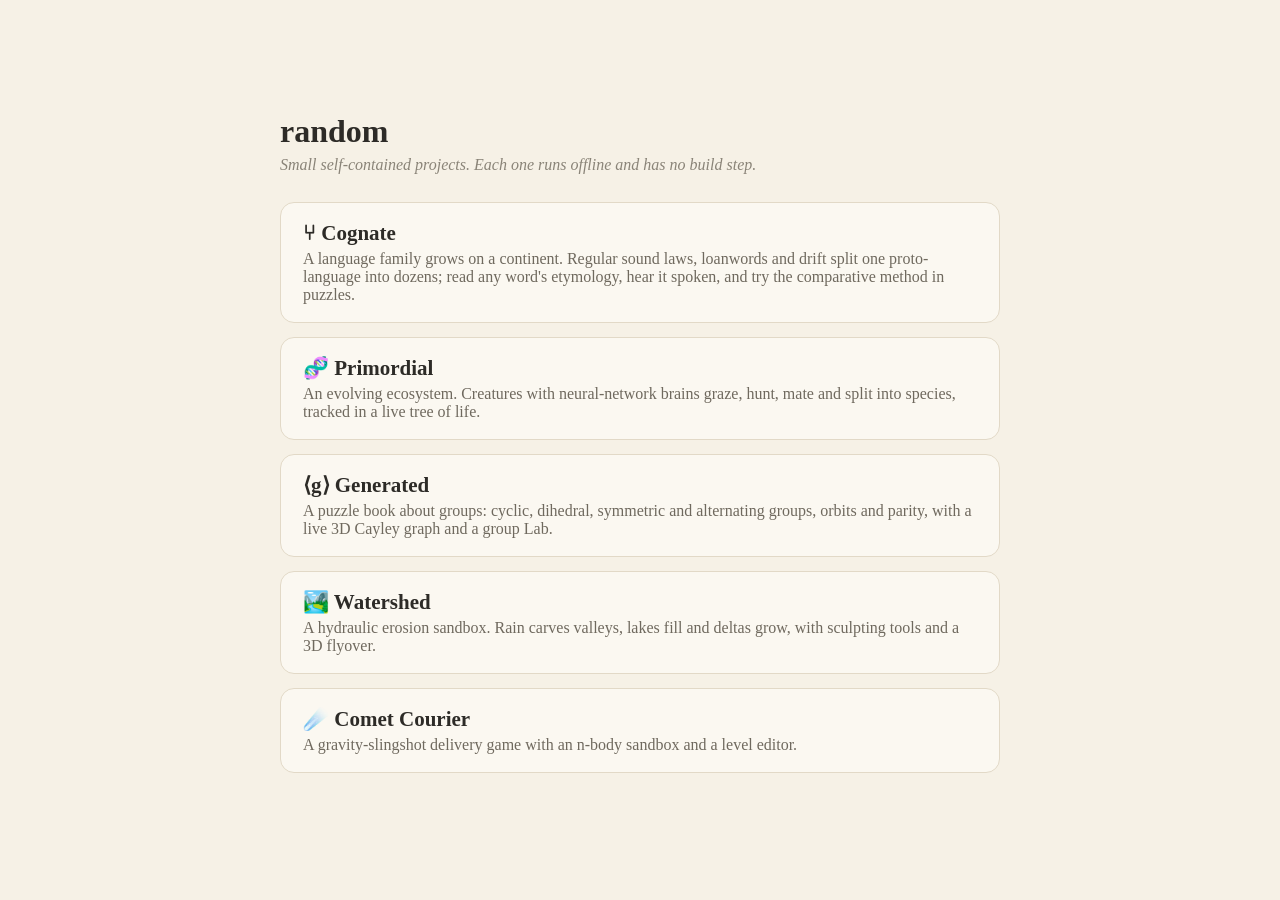
<file: index.html>
<!DOCTYPE html>
<html lang="en">
<head>
<meta charset="utf-8">
<meta name="viewport" content="width=device-width, initial-scale=1">
<title>random: small projects</title>
<style>
  body { margin: 0; min-height: 100vh; display: grid; place-items: center; background: #f6f1e6; color: #2d2b27; font-family: "Iowan Old Style", Palatino, Georgia, serif; }
  main { max-width: 720px; padding: 40px 24px; }
  h1 { font-weight: 600; margin: 0 0 6px; }
  p.sub { color: #8a8478; margin: 0 0 28px; font-style: italic; }
  a.card { display: block; text-decoration: none; color: inherit; background: #fbf8f1; border: 1px solid #e2d9c7; border-radius: 14px; padding: 18px 22px; margin-bottom: 14px; transition: transform .12s, box-shadow .12s; }
  a.card:hover { transform: translateY(-2px); box-shadow: 0 12px 26px -18px rgba(60,40,20,.5); }
  a.card b { font-size: 21px; } a.card span { display: block; color: #6f695e; margin-top: 4px; }
</style>
</head>
<body>
<main>
  <h1>random</h1>
  <p class="sub">Small self-contained projects. Each one runs offline and has no build step.</p>
  <a class="card" href="cognate/index.html"><b>⑂ Cognate</b><span>A language family grows on a continent. Regular sound laws, loanwords and drift split one proto-language into dozens; read any word's etymology, hear it spoken, and try the comparative method in puzzles.</span></a>
  <a class="card" href="primordial/index.html"><b>🧬 Primordial</b><span>An evolving ecosystem. Creatures with neural-network brains graze, hunt, mate and split into species, tracked in a live tree of life.</span></a>
  <a class="card" href="generated/index.html"><b>⟨g⟩ Generated</b><span>A puzzle book about groups: cyclic, dihedral, symmetric and alternating groups, orbits and parity, with a live 3D Cayley graph and a group Lab.</span></a>
  <a class="card" href="watershed/index.html"><b>🏞️ Watershed</b><span>A hydraulic erosion sandbox. Rain carves valleys, lakes fill and deltas grow, with sculpting tools and a 3D flyover.</span></a>
  <a class="card" href="comet-courier/index.html"><b>☄️ Comet Courier</b><span>A gravity-slingshot delivery game with an n-body sandbox and a level editor.</span></a>
</main>
</body>
</html>
</file>
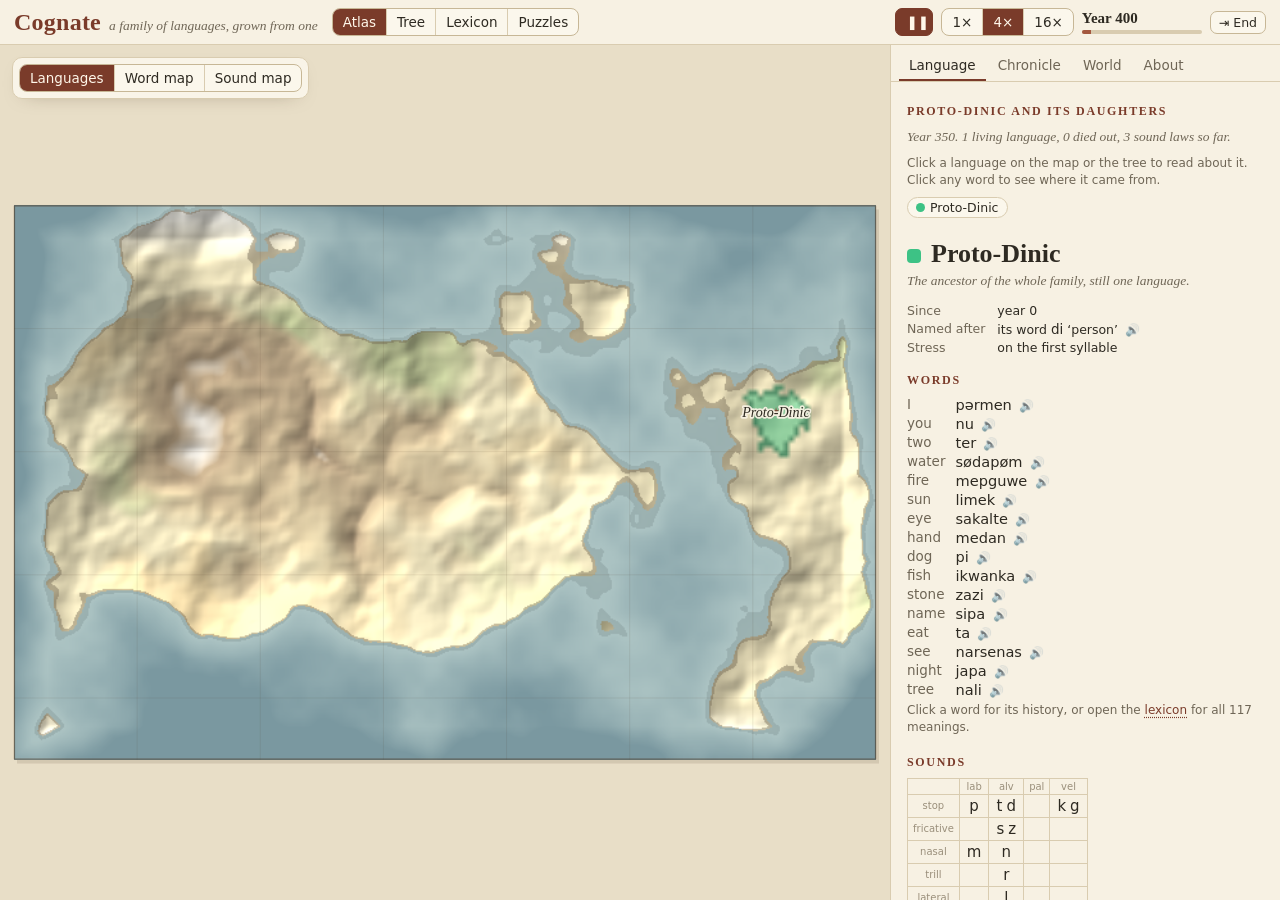
<file: cognate/index.html>
<!DOCTYPE html>
<html lang="en">
<head>
<meta charset="utf-8">
<meta name="viewport" content="width=device-width, initial-scale=1">
<meta name="theme-color" content="#efe6d2">
<title>Cognate</title>
<meta name="description" content="A language family grows on a continent. Watch a proto-language split into daughters through regular sound change, borrowing and drift, read every word's etymology, hear it spoken, and try the comparative method yourself.">
<link rel="icon" href="data:image/svg+xml,%3Csvg xmlns='http://www.w3.org/2000/svg' viewBox='0 0 64 64'%3E%3Cpath d='M32 58 V34 M32 34 L14 14 M32 34 L50 14 M32 34 V8 M23 24 L16 30' stroke='%237a3b2a' stroke-width='5' fill='none' stroke-linecap='round'/%3E%3Ccircle cx='14' cy='14' r='5' fill='%23c0803a'/%3E%3Ccircle cx='50' cy='14' r='5' fill='%233a7a8a'/%3E%3Ccircle cx='32' cy='8' r='5' fill='%237a8a3a'/%3E%3C/svg%3E">
<link rel="stylesheet" href="css/style.css">
</head>
<body>
<div id="app">
  <header id="top">
    <div class="brand"><b>Cognate</b><span>a family of languages, grown from one</span></div>
    <nav id="views" class="seg">
      <button data-view="atlas" class="on" title="Map of the languages (1)">Atlas</button>
      <button data-view="tree" title="Family tree (2)">Tree</button>
      <button data-view="lex" title="Compare words across languages (3)">Lexicon</button>
      <button data-view="puzzle" title="Try the comparative method yourself (4)">Puzzles</button>
    </nav>
    <div id="clockbox">
      <button id="btn-play" class="play" title="Run / pause (Space)">▶</button>
      <div class="seg" id="seg-speed">
        <button data-speed="1" title="Slow">1×</button>
        <button data-speed="4" class="on" title="Normal">4×</button>
        <button data-speed="16" title="Fast">16×</button>
      </div>
      <div id="clock"><b id="year">Year 0</b><div id="progress"><i></i></div></div>
      <button id="btn-end" class="small" title="Run to the end at once">⇥ End</button>
    </div>
  </header>

  <main id="main">
    <section id="stage">
      <div class="view on" id="view-atlas">
        <canvas id="map"></canvas>
        <div id="mapbar" class="glass">
          <div class="seg" id="seg-mapmode">
            <button data-mode="lang" class="on" title="Each language in its own colour; related ones in similar colours">Languages</button>
            <button data-mode="word" title="One word across the map: same colour = same origin">Word map</button>
            <button data-mode="sound" title="Where a sound is used">Sound map</button>
          </div>
          <select id="map-word" hidden></select>
          <select id="map-sound" hidden></select>
        </div>
        <div id="maplegend" class="glass" hidden></div>
      </div>
      <div class="view" id="view-tree"><canvas id="treecv"></canvas>
        <div id="treebar" class="glass"><label><input type="checkbox" id="tree-dead" checked> Show languages that died out</label><span class="dim" id="tree-note"></span></div>
      </div>
      <div class="view" id="view-lex"></div>
      <div class="view" id="view-puzzle"></div>
    </section>

    <aside id="side">
      <nav id="sidetabs">
        <button data-tab="lang" class="on">Language</button>
        <button data-tab="chron">Chronicle</button>
        <button data-tab="world">World</button>
        <button data-tab="about">About</button>
      </nav>
      <div class="tab on" id="tab-lang"></div>
      <div class="tab" id="tab-chron">
        <canvas id="chart" class="chart" height="90"></canvas>
        <div class="seg small" id="chron-filter">
          <button data-f="all" class="on">All</button><button data-f="split">Splits</button><button data-f="death">Deaths</button><button data-f="invent">Inventions</button><button data-f="sound">Sound laws</button>
        </div>
        <ol id="chron"></ol>
      </div>
      <div class="tab" id="tab-world">
        <h2>World</h2>
        <label class="row">Seed <span><input id="seed" type="text" spellcheck="false"><button id="btn-dice" class="small" title="Random seed">🎲</button></span></label>
        <label class="row">Run for <span><select id="years"><option value="3000">3,000 years</option><option value="5000" selected>5,000 years</option><option value="8000">8,000 years</option><option value="12000">12,000 years</option></select></span></label>
        <h2>Pace of change</h2>
        <label class="slider">Sound change <output id="o-soundRate"></output><input type="range" id="soundRate" min="0.1" max="1.2" step="0.05"></label>
        <p class="note">New sound laws per language per century.</p>
        <label class="slider">Word replacement <output id="o-lexRate"></output><input type="range" id="lexRate" min="0.02" max="0.5" step="0.01"></label>
        <p class="note">Share of basic words replaced per thousand years (the classic glottochronology figure is about 0.14).</p>
        <label class="slider">Contact <output id="o-contact"></output><input type="range" id="contact" min="0" max="3" step="0.1"></label>
        <p class="note">How readily neighbours borrow words from each other.</p>
        <label class="slider">Splitting <output id="o-splitRate"></output><input type="range" id="splitRate" min="0.2" max="3" step="0.1"></label>
        <p class="note">How soon a widespread language breaks up into daughters.</p>
        <button id="btn-new" class="wide">Grow a new world</button>
        <p class="note">Rates apply from now on in the running world. A new world starts from the seed. The link in the address bar remembers seed and settings.</p>
      </div>
      <div class="tab" id="tab-about"></div>
    </aside>
  </main>

  <div id="tip" hidden></div>
  <div id="modal" hidden><div id="modal-card"><button id="modal-x" title="Close (Esc)">✕</button><div id="modal-body"></div></div></div>
  <div id="toast" hidden></div>
</div>
<script src="js/core.js"></script>
<script src="js/phon.js"></script>
<script src="js/rules.js"></script>
<script src="js/lexicon.js"></script>
<script src="js/world.js"></script>
<script src="js/speech.js"></script>
<script src="js/puzzle.js"></script>
<script src="js/atlas.js"></script>
<script src="js/tree.js"></script>
<script src="js/lexview.js"></script>
<script src="js/langview.js"></script>
<script src="js/puzzleview.js"></script>
<script src="js/main.js"></script>
</body>
</html>
</file>
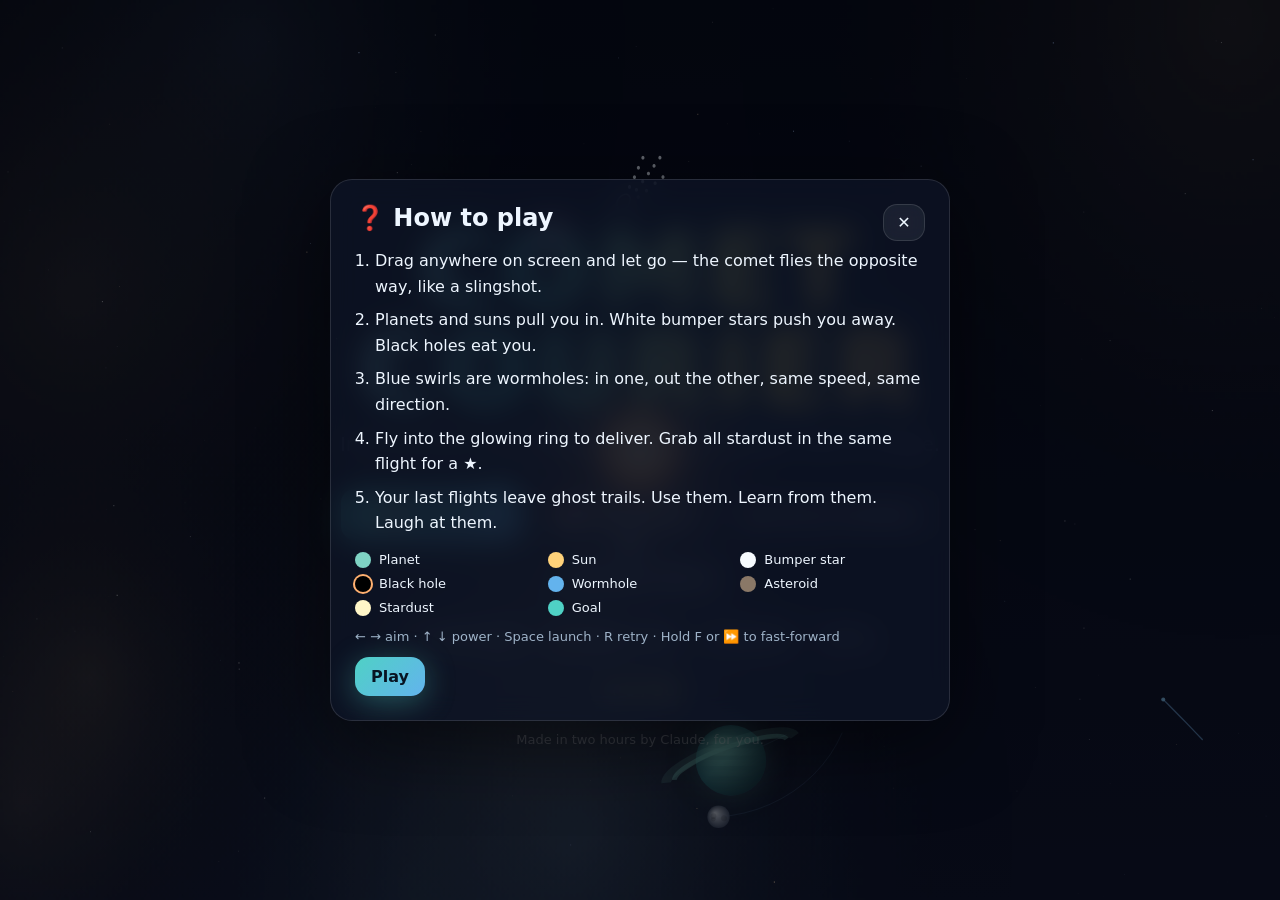
<file: comet-courier/index.html>
<!DOCTYPE html>
<html lang="en">
<head>
<meta charset="utf-8">
<meta name="viewport" content="width=device-width, initial-scale=1, viewport-fit=cover, user-scalable=no">
<meta name="theme-color" content="#0b1a2b">
<title>Comet Courier</title>
<meta name="description" content="Interplanetary parcel delivery. Slingshot a tiny comet through gravity wells, wormholes and black holes.">
<link rel="icon" href="data:image/svg+xml,%3Csvg xmlns='http://www.w3.org/2000/svg' viewBox='0 0 64 64'%3E%3Cdefs%3E%3ClinearGradient id='g' x1='0' x2='1'%3E%3Cstop offset='0' stop-color='%234fd1c5' stop-opacity='0'/%3E%3Cstop offset='1' stop-color='%23bfefff'/%3E%3C/linearGradient%3E%3C/defs%3E%3Cpath d='M4 52 L44 22 L48 28 Z' fill='url(%23g)'/%3E%3Ccircle cx='46' cy='24' r='9' fill='%23fff'/%3E%3C/svg%3E">
<link rel="stylesheet" href="css/style.css">
</head>
<body>
<canvas id="cv"></canvas>
<div id="ui">
  <div id="screen"></div>
  <div id="hud" hidden></div>
  <div id="toolbar" hidden></div>
  <div id="card" hidden></div>
  <div id="toast" hidden></div>
  <div id="badges-toast"></div>
  <div id="modal" hidden><div class="modal-box"></div></div>
</div>
<noscript>Comet Courier needs JavaScript to fly.</noscript>
<script src="js/physics.js"></script>
<script src="js/levels.js"></script>
<script src="js/i18n.js"></script>
<script src="js/store.js"></script>
<script src="js/audio.js"></script>
<script src="js/render.js"></script>
<script src="js/play.js"></script>
<script src="js/sandbox.js"></script>
<script src="js/editor.js"></script>
<script src="js/daily.js"></script>
<script src="js/main.js"></script>
</body>
</html>
</file>
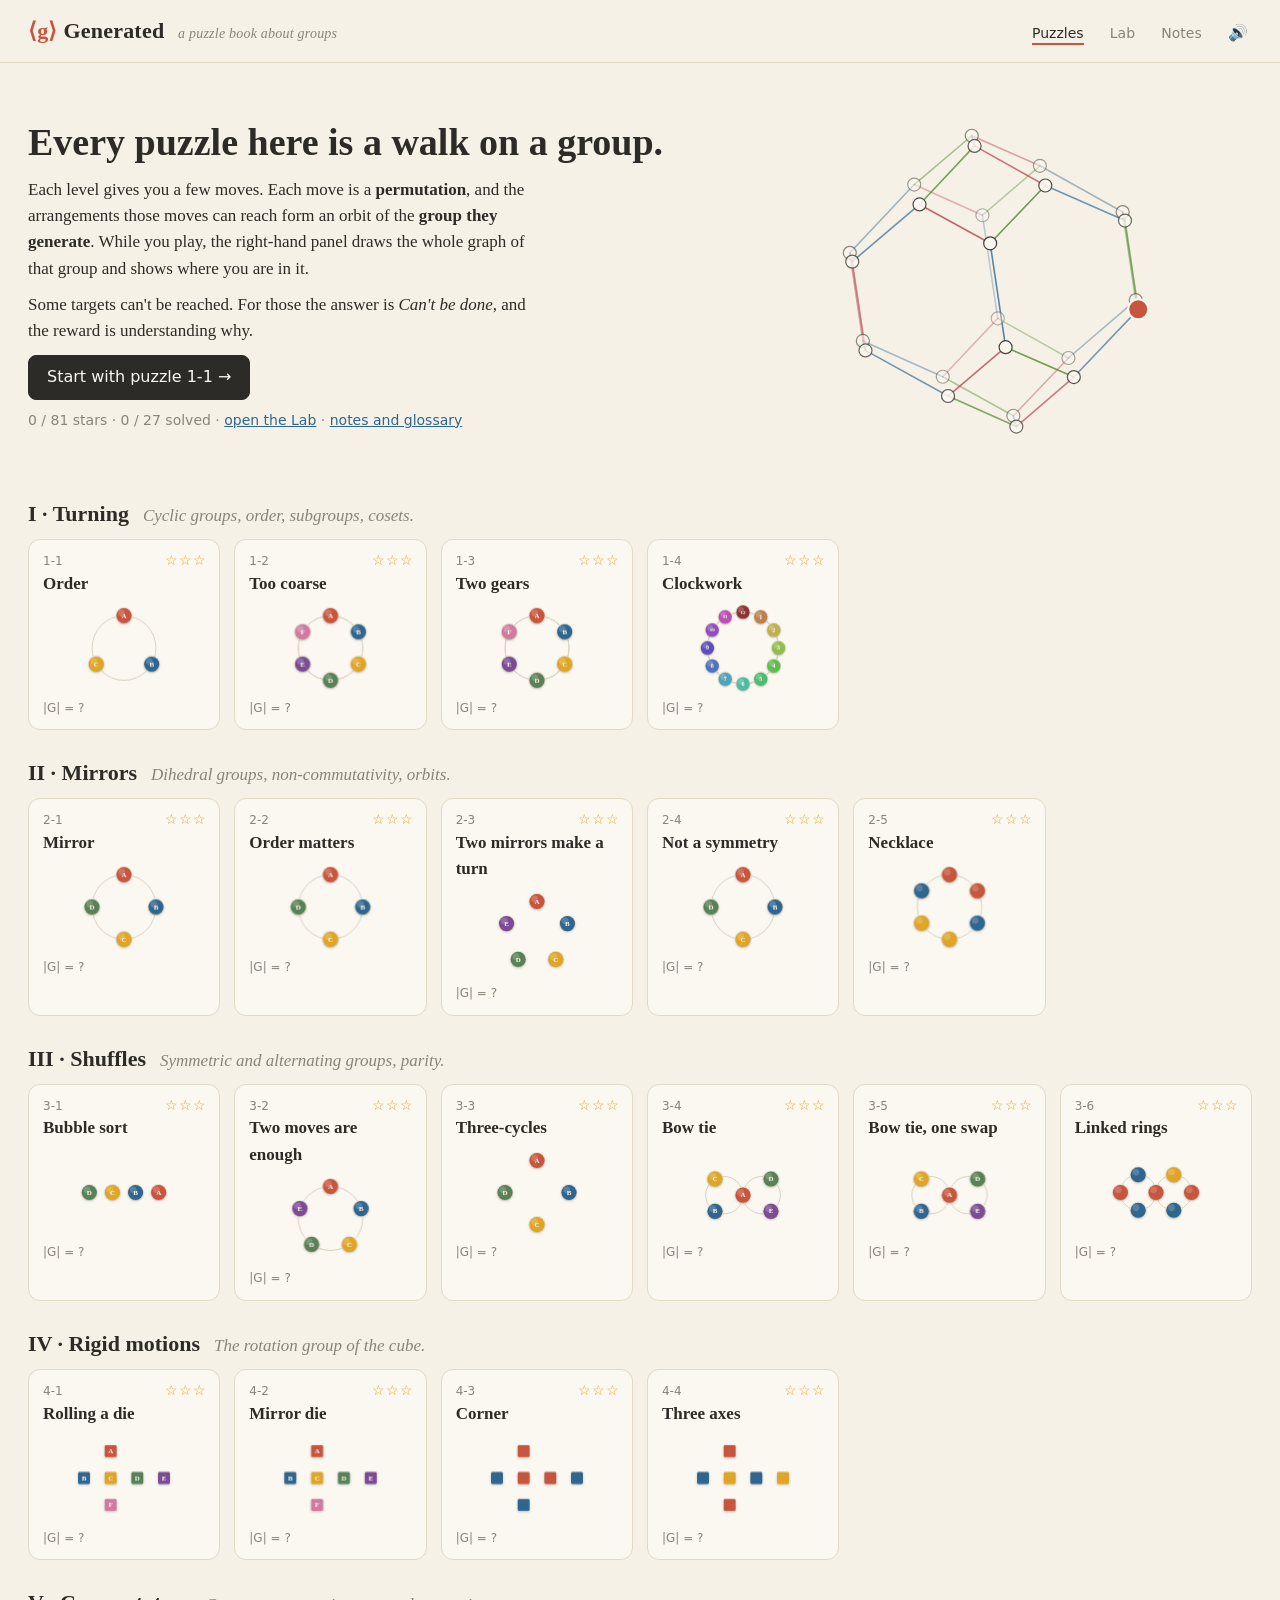
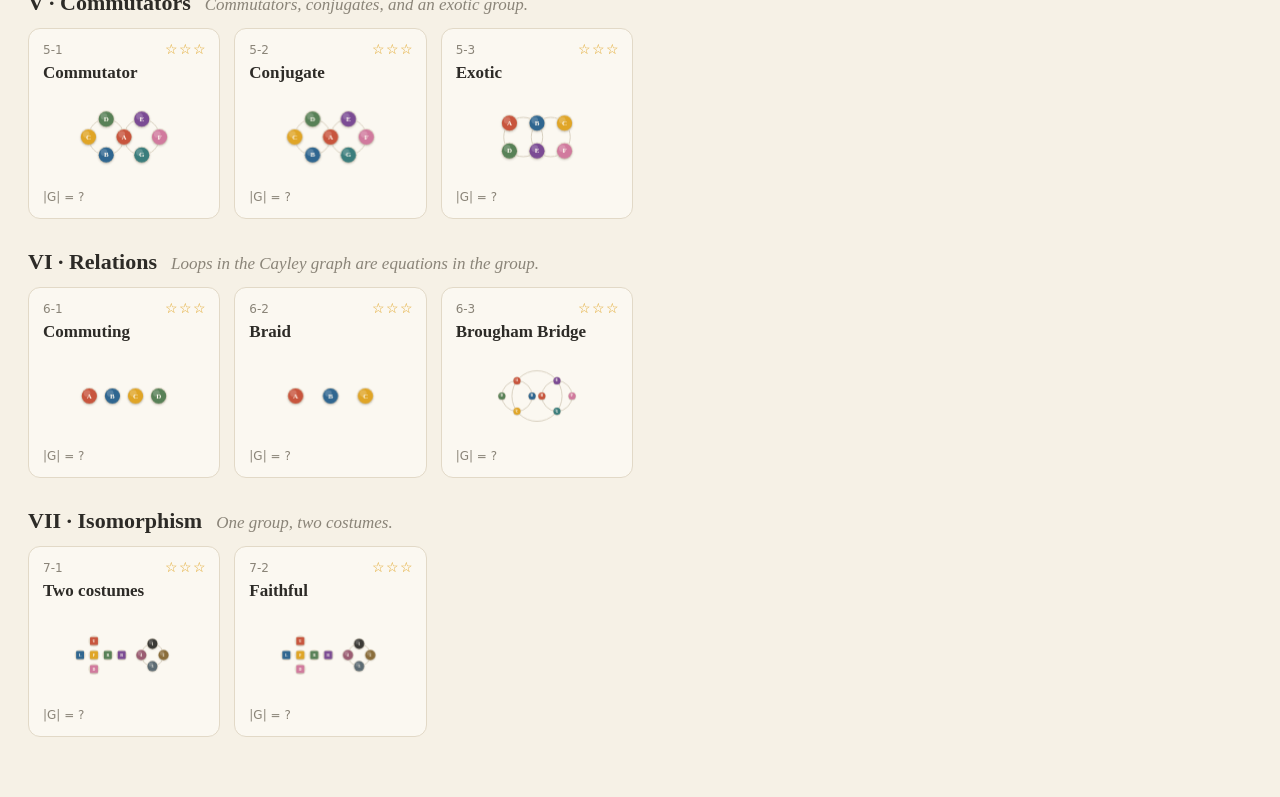
<file: generated/index.html>
<!DOCTYPE html>
<html lang="en">
<head>
<meta charset="utf-8">
<meta name="viewport" content="width=device-width, initial-scale=1">
<title>Generated: a puzzle book about groups</title>
<link rel="icon" href="data:image/svg+xml,%3Csvg xmlns='http://www.w3.org/2000/svg' viewBox='0 0 64 64'%3E%3Ccircle cx='32' cy='32' r='22' fill='none' stroke='%233b3a36' stroke-width='4'/%3E%3Ccircle cx='32' cy='10' r='7' fill='%23c8553d'/%3E%3Ccircle cx='51' cy='43' r='7' fill='%232f6690'/%3E%3Ccircle cx='13' cy='43' r='7' fill='%23e0a526'/%3E%3C/svg%3E">
<link rel="stylesheet" href="css/style.css">
</head>
<body>
<header class="top">
  <a class="brand" href="#/"><span class="mark">⟨g⟩</span> Generated <small>a puzzle book about groups</small></a>
  <nav>
    <a href="#/" data-nav="home">Puzzles</a>
    <a href="#/lab" data-nav="lab">Lab</a>
    <a href="#/about" data-nav="about">Notes</a>
    <button id="mute" class="mute"></button>
  </nav>
</header>

<main>
  <section id="home" class="view"></section>

  <section id="play" class="view">
    <div class="play-grid">
      <div class="card board-card">
        <div class="board-head">
          <div><span class="lvl-id"></span> <h2 class="lvl-title"></h2></div>
          <div class="target-wrap"><canvas id="target" width="120" height="120"></canvas><span>target</span></div>
        </div>
        <canvas id="board" width="460" height="460"></canvas>
        <div class="moves" id="moves"></div>
        <div class="controls">
          <button id="undo" title="Undo (Z)">↶ Undo</button>
          <button id="reset" title="Reset (0)">⟲ Reset</button>
          <button id="hint" title="Hint (H)">Hint</button>
          <button id="claim" class="claim" title="Declare the target unreachable">Can't be done</button>
          <span class="counter" id="counter"></span>
        </div>
        <div class="word" id="word"></div>
      </div>

      <div class="card lens-card">
        <div class="lens-head"><h3 id="lens-title">Cayley graph</h3><span class="muted small">drag to turn · double-click to pause</span></div>
        <div class="lens-wrap">
          <canvas id="graph" width="420" height="340"></canvas>
          <div id="tip" class="tip"></div>
        </div>
        <div class="legend" id="legend"></div>
        <table class="stats" id="stats"></table>
      </div>

      <div class="card text-card">
        <div id="intro"></div>
        <div id="outcome"></div>
      </div>
    </div>
  </section>

  <section id="lab" class="view"></section>
  <section id="about" class="view"></section>
</main>

<script src="js/perm.js"></script>
<script src="js/levels.js"></script>
<script src="js/puzzle.js"></script>
<script src="js/graph.js"></script>
<script src="js/board.js"></script>
<script src="js/lattice.js"></script>
<script src="js/schreier.js"></script>
<script src="js/lab.js"></script>
<script src="js/notes.js"></script>
<script src="js/sound.js"></script>
<script src="js/app.js"></script>
</body>
</html>
</file>
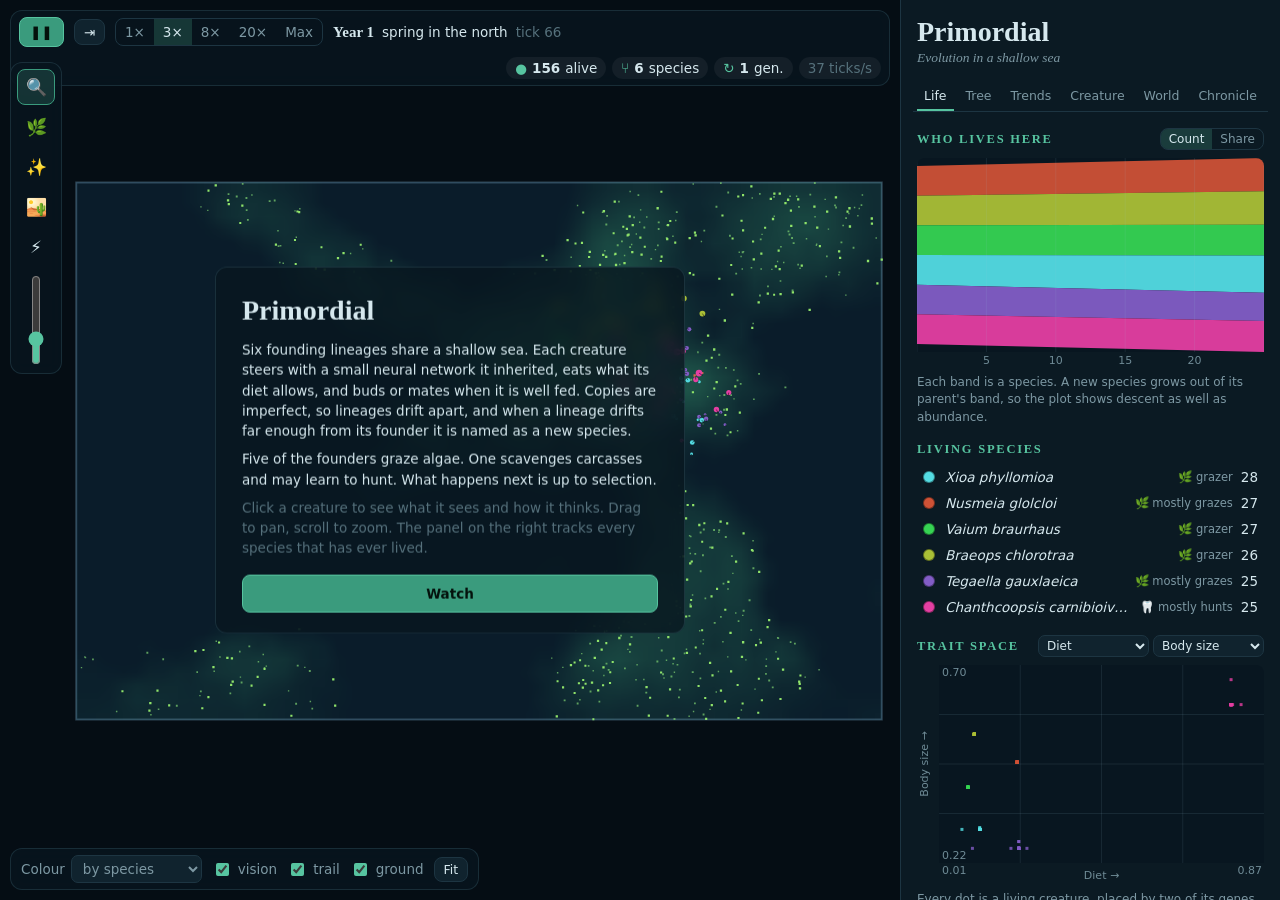
<file: primordial/index.html>
<!DOCTYPE html>
<html lang="en">
<head>
<meta charset="utf-8">
<meta name="viewport" content="width=device-width, initial-scale=1">
<meta name="theme-color" content="#06121a">
<title>Primordial</title>
<meta name="description" content="An artificial-life ecosystem. Creatures with evolving neural-network brains graze, hunt, mate and split into species.">
<link rel="icon" href="data:image/svg+xml,%3Csvg xmlns='http://www.w3.org/2000/svg' viewBox='0 0 64 64'%3E%3Ccircle cx='32' cy='32' r='30' fill='%2306121a'/%3E%3Cpath d='M12 38 Q20 30 14 22 L24 30 Z' fill='%2357c4a0'/%3E%3Cellipse cx='34' cy='32' rx='16' ry='12' fill='%2357c4a0'/%3E%3Ccircle cx='42' cy='27' r='3.4' fill='%23fff'/%3E%3Ccircle cx='43' cy='27' r='1.8' fill='%23000'/%3E%3Ccircle cx='42' cy='37' r='3.4' fill='%23fff'/%3E%3Ccircle cx='43' cy='37' r='1.8' fill='%23000'/%3E%3C/svg%3E">
<link rel="stylesheet" href="css/style.css">
</head>
<body>
<div id="app">
  <main id="stage">
    <canvas id="cv"></canvas>

    <div id="topbar" class="glass">
      <button id="btn-play" class="play" title="Pause / run (Space)">❚❚</button>
      <button id="btn-step" class="icon" title="One tick (.)">⇥</button>
      <div class="seg" id="seg-speed" title="Ticks per frame (1–6)">
        <button data-speed="1">1×</button><button data-speed="3" class="on">3×</button><button data-speed="8">8×</button><button data-speed="20">20×</button><button data-speed="0" title="As fast as this machine allows">Max</button>
      </div>
      <div id="clock"><b id="clk-year">Year 1</b><span id="clk-season"></span><span id="clk-tick" class="dim"></span></div>
      <div id="chips">
        <span class="chip" title="Living creatures"><i>●</i><b id="st-pop">0</b> alive</span>
        <span class="chip" title="Living species (named so far)"><i>⑂</i><b id="st-sp">0</b> species</span>
        <span class="chip" title="Oldest lineage, in generations"><i>↻</i><b id="st-gen">0</b> gen.</span>
        <span class="chip dim" id="st-tps" title="Simulation speed"></span>
      </div>
    </div>

    <div id="toolbar" class="glass">
      <button data-tool="inspect" class="on" title="Inspect: click a creature, drag to pan (Q)">🔍</button>
      <button data-tool="feed" title="Scatter algae (W)">🌿</button>
      <button data-tool="fertile" title="Make the ground fertile (E)">✨</button>
      <button data-tool="barren" title="Make the ground barren (R)">🏜️</button>
      <button data-tool="smite" title="Smite: kill everything in the circle (X)">⚡</button>
      <input type="range" id="brush" min="20" max="300" value="90" title="Brush size" orient="vertical">
    </div>

    <div id="viewbar" class="glass">
      <label>Colour <select id="colorby">
        <option value="species">by species</option><option value="diet">by diet</option><option value="gen">by generation</option>
        <option value="energy">by energy</option><option value="age">by age</option>
      </select></label>
      <label class="check"><input type="checkbox" id="opt-vision" checked> vision</label>
      <label class="check"><input type="checkbox" id="opt-trails" checked> trail</label>
      <label class="check"><input type="checkbox" id="opt-fert" checked> ground</label>
      <button id="btn-fit" class="small" title="Fit the whole world (0)">Fit</button>
    </div>

    <div id="tip" hidden></div>
    <div id="toast" hidden></div>
    <div id="welcome" class="glass" hidden>
      <h2>Primordial</h2>
      <p>Six founding lineages share a shallow sea. Each creature steers with a small neural network it inherited, eats what its diet allows, and buds or mates when it is well fed. Copies are imperfect, so lineages drift apart, and when a lineage drifts far enough from its founder it is named as a new species.</p>
      <p>Five of the founders graze algae. One scavenges carcasses and may learn to hunt. What happens next is up to selection.</p>
      <p class="dim">Click a creature to see what it sees and how it thinks. Drag to pan, scroll to zoom. The panel on the right tracks every species that has ever lived.</p>
      <button id="btn-welcome" class="wide">Watch</button>
    </div>
  </main>

  <aside id="panel">
    <header>
      <h1>Primordial</h1>
      <p>Evolution in a shallow sea</p>
    </header>
    <nav id="tabs">
      <button data-tab="life" class="on">Life</button>
      <button data-tab="tree">Tree</button>
      <button data-tab="trends">Trends</button>
      <button data-tab="creature">Creature</button>
      <button data-tab="world">World</button>
      <button data-tab="chronicle">Chronicle</button>
    </nav>

    <section class="tab" id="tab-life">
      <div class="headrow"><h2>Who lives here</h2>
        <div class="seg small" id="seg-muller"><button data-m="abs" class="on">Count</button><button data-m="rel">Share</button></div>
      </div>
      <canvas id="cv-muller" class="chart" style="height:210px"></canvas>
      <p class="note">Each band is a species. A new species grows out of its parent's band, so the plot shows descent as well as abundance.</p>
      <div id="species-card" hidden></div>
      <h2>Living species</h2>
      <div id="species-list"></div>
      <div class="headrow"><h2>Trait space</h2>
        <span class="inline"><select id="ts-x" class="mini"></select><select id="ts-y" class="mini"></select></span>
      </div>
      <canvas id="cv-traits" class="chart" style="height:220px"></canvas>
      <p class="note">Every dot is a living creature, placed by two of its genes. Clusters are species; gaps between them are where hybrids would do badly.</p>
    </section>

    <section class="tab" id="tab-tree" hidden>
      <div class="headrow"><h2>Tree of life</h2>
        <label class="mini-label">Show species that reached <select id="tree-min" class="mini"><option value="1">1</option><option value="5">5</option><option value="10" selected>10</option><option value="25">25</option><option value="60">60</option></select></label>
      </div>
      <canvas id="cv-tree" class="chart" style="height:560px"></canvas>
      <p class="note">Time runs left to right. Each line is a species, from the moment it split from its parent to its extinction. Living species end in a dot, thicker when abundant.</p>
      <div id="tree-card"></div>
    </section>

    <section class="tab" id="tab-trends" hidden>
      <div id="trends"></div>
      <h2>Records</h2>
      <div id="records" class="kv"></div>
    </section>

    <section class="tab" id="tab-creature" hidden>
      <div id="cr-empty" class="empty">
        <p>Click a creature in the water to follow it.</p>
        <button id="btn-random" class="small">Pick one at random</button>
        <button id="btn-random-hunter" class="small">Pick a hunter</button>
        <button id="btn-oldest" class="small">Pick the oldest</button>
      </div>
      <div id="cr-body" hidden>
        <div class="crhead">
          <span id="cr-swatch" class="swatch big"></span>
          <div><div id="cr-name" class="crname"></div><div id="cr-sub" class="dim"></div><div id="cr-doing" class="doing"></div></div>
        </div>
        <div class="bars">
          <div class="bar"><span>Energy</span><div><i id="cr-energy"></i></div><b id="cr-energy-v"></b></div>
          <div class="bar"><span>Health</span><div><i id="cr-health" class="hp"></i></div><b id="cr-health-v"></b></div>
          <div class="bar"><span>Age</span><div><i id="cr-age" class="age"></i></div><b id="cr-age-v"></b></div>
        </div>
        <div class="btnrow">
          <label class="check"><input type="checkbox" id="cr-follow" checked> follow (F)</label>
          <button id="cr-parent" class="small" title="Select its living parent">Parent</button>
          <button id="cr-child" class="small" title="Select one of its living children">Child</button>
          <button id="cr-jar" class="small" title="Keep a copy of this genome in the specimen jar">Save to jar</button>
          <button id="cr-kill" class="small danger">Smite</button>
        </div>
        <div id="cr-stats" class="kv"></div>
        <h2>Brain</h2>
        <canvas id="cv-brain" class="chart" style="height:400px"></canvas>
        <p class="note">Inputs on the left: for each of five eye sectors, how close the nearest plant, carcass and creature are, how alike the creature's colour is (kin) and how much bigger it is. Orange links excite, blue inhibit. Node colours are live.</p>
        <h2>Genes</h2>
        <div id="cr-genes"></div>
        <h2>Lineage</h2>
        <div id="cr-lineage" class="lineage"></div>
      </div>
    </section>

    <section class="tab" id="tab-world" hidden>
      <h2>New world</h2>
      <label class="row">Seed <span class="inline"><input id="seed" spellcheck="false"><button id="btn-dice" class="icon" title="Random seed">🎲</button></span></label>
      <label class="row">Landscape <select id="wland"></select></label>
      <p class="blurb note" id="wland-blurb"></p>
      <label class="row">Size <select id="wsize"><option value="s">Small pond</option><option value="m" selected>Shallow sea</option><option value="l">Wide ocean (slower)</option></select></label>
      <button id="btn-new" class="wide">Begin again</button>

      <h2>Rules of nature</h2>
      <div id="params"></div>
      <label class="check"><input type="checkbox" id="p-sexual" checked> Close relatives may mate (recombine their genomes)</label>
      <div class="btnrow"><button id="btn-reset-params" class="small">Default rules</button></div>
      <h2>Interventions</h2>
      <div class="btnrow">
        <button id="btn-immigrate" class="small" title="Release a new random lineage">Seed new life</button>
        <button id="btn-plague" class="small" title="Kill half of the most common species">Plague</button>
        <button id="btn-bloom" class="small" title="Fill the meadows with algae">Algal bloom</button>
        <button id="btn-winter" class="small" title="Wipe out most plants">Hard winter</button>
      </div>

      <h2>Specimen jar</h2>
      <p class="note">Genomes you saved. They are kept in this browser and can be released into any world.</p>
      <div id="jar"></div>

      <h2>Save</h2>
      <div class="btnrow">
        <button id="btn-save" class="small">Save world to file</button>
        <button id="btn-load" class="small">Load world…</button>
        <button id="btn-shot" class="small">Picture</button>
        <input type="file" id="file" accept=".json,application/json" hidden>
      </div>
      <div class="btnrow"><button id="btn-about" class="small">What is this?</button></div>
      <p class="note">Keys: Space pause · . step · 1–5 speed · Q W E R X tools · F follow · Esc let go · 0 fit view · [ ] brush size</p>
    </section>

    <section class="tab" id="tab-chronicle" hidden>
      <h2>Chronicle</h2>
      <div class="btnrow filters" id="ev-filter">
        <label class="check"><input type="checkbox" data-ev="species" checked> new species</label>
        <label class="check"><input type="checkbox" data-ev="extinct" checked> extinctions</label>
        <label class="check"><input type="checkbox" data-ev="other" checked> other</label>
      </div>
      <ol id="events"></ol>
    </section>
  </aside>
</div>

<script src="js/core.js"></script>
<script src="js/genome.js"></script>
<script src="js/species.js"></script>
<script src="js/world.js"></script>
<script src="js/render.js"></script>
<script src="js/charts.js"></script>
<script src="js/main.js"></script>
</body>
</html>
</file>
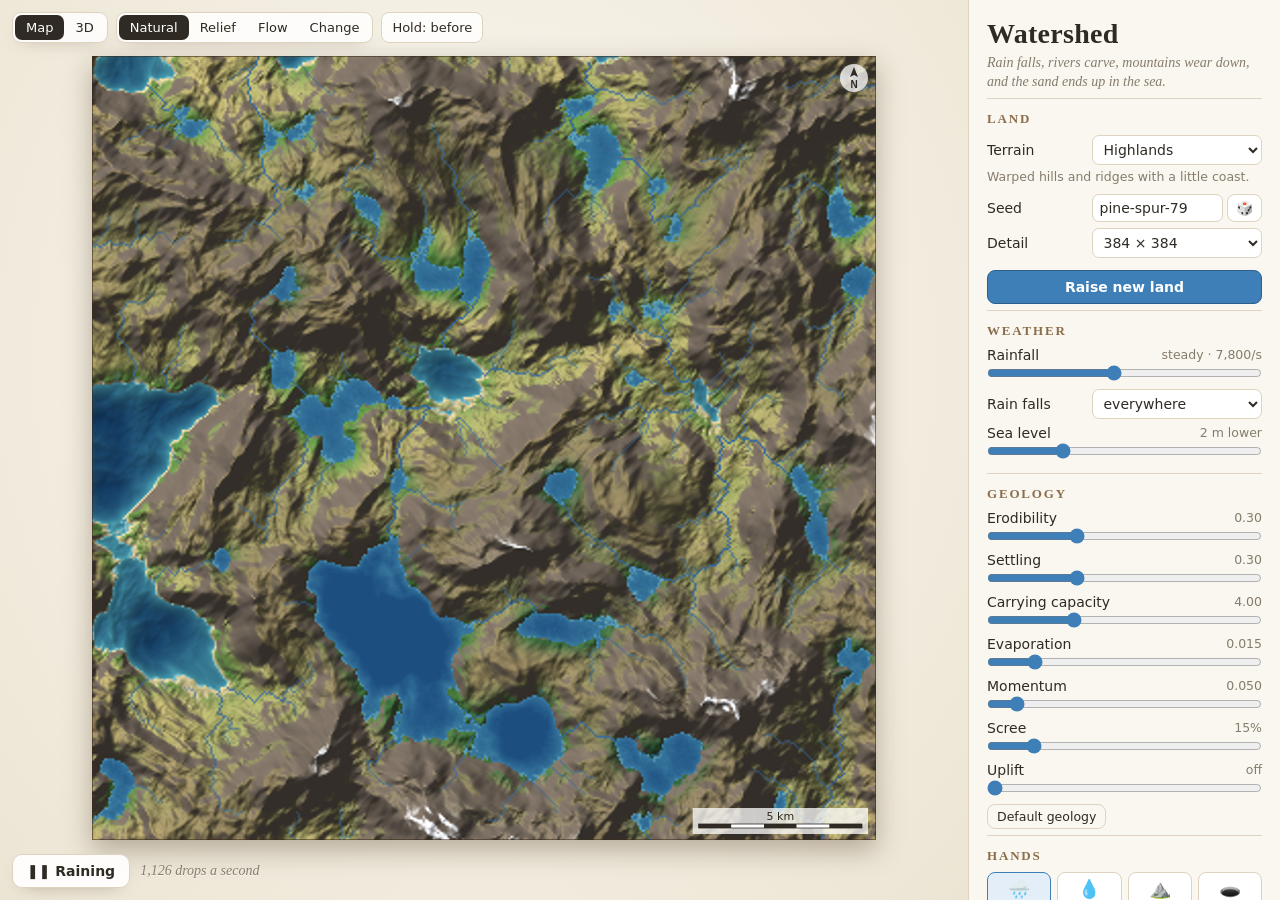
<file: watershed/index.html>
<!DOCTYPE html>
<html lang="en">
<head>
<meta charset="utf-8">
<meta name="viewport" content="width=device-width, initial-scale=1">
<meta name="theme-color" content="#f3eee2">
<title>Watershed</title>
<meta name="description" content="A hydraulic erosion sandbox. Rain falls, rivers carve valleys, deltas grow into the sea.">
<link rel="icon" href="data:image/svg+xml,%3Csvg xmlns='http://www.w3.org/2000/svg' viewBox='0 0 64 64'%3E%3Cpath d='M4 54 L24 18 L34 34 L42 24 L60 54 Z' fill='%23786a58'/%3E%3Cpath d='M24 18 L29 27 L24 25 L20 26 Z' fill='%23fff'/%3E%3Cpath d='M30 54 C34 46 28 42 34 36' stroke='%233f7fb8' stroke-width='4' fill='none' stroke-linecap='round'/%3E%3C/svg%3E">
<link rel="stylesheet" href="css/style.css">
</head>
<body>
<div id="app">
  <main id="stage">
    <canvas id="cv"></canvas>
    <div id="viewbar">
      <div class="seg" id="seg-mode">
        <button data-mode="2d" class="on" title="Map view (V)">Map</button>
        <button data-mode="3d" title="3D view (V)">3D</button>
      </div>
      <div class="seg" id="seg-view">
        <button data-view="natural" class="on" title="Natural colours">Natural</button>
        <button data-view="relief" title="Elevation tints">Relief</button>
        <button data-view="flow" title="Where water drains">Flow</button>
        <button data-view="change" title="Red: worn away. Blue: laid down.">Change</button>
      </div>
      <button id="btn-before" class="ghost" title="Hold to see the land as it started (B)">Hold: before</button>
    </div>
    <div id="playbar">
      <button id="btn-play" class="big" title="Rain on / off (Space)">❚❚ Raining</button>
      <span id="clock"></span>
    </div>
    <div id="tip" hidden></div>
    <div id="toast" hidden></div>
    <div id="hint3d" hidden>Drag to orbit · scroll to zoom · tools work on the map</div>
  </main>

  <aside id="panel">
    <header>
      <h1>Watershed</h1>
      <p>Rain falls, rivers carve, mountains wear down, and the sand ends up in the sea.</p>
    </header>

    <section>
      <h2>Land</h2>
      <label class="row">Terrain
        <select id="preset"></select>
      </label>
      <p class="blurb" id="preset-blurb"></p>
      <label class="row">Seed
        <span class="inline"><input id="seed" spellcheck="false"><button id="btn-dice" class="icon" title="Random seed">🎲</button></span>
      </label>
      <label class="row">Detail
        <select id="size"><option value="256">256 × 256 (fast)</option><option value="384" selected>384 × 384</option><option value="512">512 × 512 (slow)</option></select>
      </label>
      <button id="btn-gen" class="wide">Raise new land</button>
    </section>

    <section>
      <h2>Weather</h2>
      <label class="slider">Rainfall <output></output><input type="range" id="s-rain" min="0" max="100" value="46"></label>
      <label class="row">Rain falls
        <select id="rainmode"><option value="uniform">everywhere</option><option value="mountains">mostly on high ground</option></select>
      </label>
      <label class="slider">Sea level <output></output><input type="range" id="s-sea" min="-0.05" max="0.8" step="0.002"></label>
    </section>

    <section>
      <h2>Geology</h2>
      <label class="slider" title="How much soil fast water can pick up">Erodibility <output></output><input type="range" data-p="erosion" min="0.02" max="0.9" step="0.01"></label>
      <label class="slider" title="How quickly slow water drops its load">Settling <output></output><input type="range" data-p="deposition" min="0.02" max="0.9" step="0.01"></label>
      <label class="slider" title="How much a droplet can carry">Carrying capacity <output></output><input type="range" data-p="capacity" min="0.5" max="12" step="0.1"></label>
      <label class="slider" title="Higher: droplets evaporate sooner, so streams are short">Evaporation <output></output><input type="range" data-p="evaporation" min="0.003" max="0.08" step="0.001"></label>
      <label class="slider" title="Higher: water keeps going straight, cutting straighter channels">Momentum <output></output><input type="range" data-p="inertia" min="0" max="0.6" step="0.01"></label>
      <label class="slider" title="Steep slopes crumble into scree">Scree <output></output><input type="range" data-p="thermal" min="0" max="1" step="0.01"></label>
      <label class="slider" title="Tectonics slowly push the high ground back up">Uplift <output></output><input type="range" data-p="uplift" min="0" max="1" step="0.01"></label>
      <button id="btn-defaults" class="ghost small">Default geology</button>
    </section>

    <section>
      <h2>Hands</h2>
      <div class="tools" id="tools">
        <button data-tool="rain" title="1">🌧️<span>Cloud</span></button>
        <button data-tool="spring" title="2">💧<span>Spring</span></button>
        <button data-tool="raise" title="3">⛰️<span>Raise</span></button>
        <button data-tool="lower" title="4">🕳️<span>Dig</span></button>
        <button data-tool="smooth" title="5">〰️<span>Smooth</span></button>
        <button data-tool="flatten" title="6">▭<span>Flatten</span></button>
        <button data-tool="inspect" title="7">🔍<span>Survey</span></button>
      </div>
      <p class="blurb" id="tool-blurb"></p>
      <label class="slider">Brush size <output></output><input type="range" id="s-brush" min="3" max="60" value="14"></label>
      <label class="slider">Strength <output></output><input type="range" id="s-strength" min="0.05" max="1" step="0.01" value="0.5"></label>
      <div class="btnrow">
        <button id="btn-undo" class="ghost small" title="Ctrl+Z">Undo</button>
        <button id="btn-clear-springs" class="ghost small">Remove springs</button>
      </div>
    </section>

    <section>
      <h2>Display</h2>
      <label class="check"><input type="checkbox" id="c-rivers" checked> Rivers</label>
      <label class="check"><input type="checkbox" id="c-contours"> Contour lines (100 m)</label>
      <label class="slider">Smallest river drawn <output></output><input type="range" id="s-thr" min="0" max="100" value="55"></label>
      <label class="slider">3D height exaggeration <output></output><input type="range" id="s-vex" min="0.4" max="2.5" step="0.05" value="1"></label>
      <label class="check"><input type="checkbox" id="c-orbit" checked> Slowly circle in 3D</label>
    </section>

    <section>
      <h2>Field notes</h2>
      <dl id="stats"></dl>
    </section>

    <footer>
      <button id="btn-reset" class="ghost small" title="Back to the land as it was raised">Start over</button>
      <button id="btn-png" class="ghost small">Save picture</button>
      <button id="btn-link" class="ghost small">Copy link</button>
      <button id="btn-sound" class="ghost small" title="Sound of rain">🔈 Sound</button>
      <button id="btn-help" class="ghost small">How it works</button>
    </footer>
  </aside>
</div>

<div id="help" hidden>
  <div class="sheet">
    <button class="close" id="help-close" aria-label="Close">×</button>
    <h2>How Watershed works</h2>
    <p><b>Every raindrop is simulated.</b> A drop lands somewhere, rolls downhill, and speeds up on steep ground.
      Fast water can carry more soil, so it scrapes some off the slope. When it slows down, on flat ground or when
      climbing out of a hollow, it drops part of its load. Drops also evaporate as they go. Thousands of drops a second
      add up to gullies, valleys, alluvial fans and, where they reach the sea, deltas.</p>
    <p><b>Rivers and lakes</b> are worked out separately: every hollow is filled with water up to the height where
      it would spill over, and each cell passes its water to the lowest neighbour. A cell that drains a large
      upstream area is drawn as a river.</p>
    <p><b>Scree</b> lets slopes steeper than about 48° slump. <b>Uplift</b> pushes the high ground up again, so the
      land can reach a balance between mountain building and erosion instead of wearing flat.</p>
    <h3>Keys</h3>
    <ul class="keys">
      <li><kbd>Space</kbd> rain on / off</li>
      <li><kbd>V</kbd> map / 3D</li>
      <li><kbd>B</kbd> hold to see the start</li>
      <li><kbd>1</kbd>–<kbd>7</kbd> tools</li>
      <li><kbd>[</kbd> <kbd>]</kbd> brush size</li>
      <li><kbd>Ctrl</kbd>+<kbd>Z</kbd> undo a stroke</li>
      <li><kbd>R</kbd> rivers · <kbd>C</kbd> contours</li>
      <li><kbd>N</kbd> new land, new seed</li>
    </ul>
    <p class="fine">The droplet model follows Hans Theobald Beyer's 2015 thesis on particle-based hydraulic erosion.
      Lakes and drainage use the priority-flood algorithm. All of it runs in your browser.</p>
  </div>
</div>

<noscript>Watershed needs JavaScript to make it rain.</noscript>
<script src="js/noise.js"></script>
<script src="js/terrain.js"></script>
<script src="js/render2d.js"></script>
<script src="js/render3d.js"></script>
<script src="js/audio.js"></script>
<script src="js/main.js"></script>
</body>
</html>
</file>
<file: cognate/css/style.css>
:root {
  --paper: #efe6d2; --paper2: #f7f1e3; --card: #fbf7ec; --line: #d9ccb0; --line2: #c7b796;
  --ink: #2e2a22; --muted: #6f6656; --dim: #9a8f7b; --accent: #7a3b2a; --accent2: #a4583f; --good: #3d7a4a; --bad: #b0442f; --sea: #9fb8bd;
  --serif: "Iowan Old Style", "Palatino Linotype", Palatino, "Book Antiqua", Georgia, serif;
  --sans: -apple-system, "Segoe UI", system-ui, Roboto, sans-serif;
  --ipa: "Charis SIL", "Doulos SIL", "Gentium Plus", "Iowan Old Style", "Palatino Linotype", "Lucida Sans Unicode", "DejaVu Sans", serif;
}
* { box-sizing: border-box; }
html, body { margin: 0; height: 100%; background: var(--paper); color: var(--ink); font-family: var(--sans); font-size: 13.5px; }
#app { display: flex; flex-direction: column; height: 100vh; height: 100dvh; }
button, select, input { font: inherit; color: inherit; }
button { cursor: pointer; border-radius: 7px; border: 1px solid var(--line2); background: var(--card); padding: 5px 10px; transition: background .12s, border-color .12s; }
button:hover { border-color: var(--accent2); }
button:active { transform: translateY(1px); }
button.small { font-size: 12.5px; padding: 3px 8px; }
button.wide { width: 100%; margin-top: 10px; background: var(--accent); color: #fff7ea; border-color: var(--accent); font-weight: 600; padding: 8px; }
button.wide:hover { background: var(--accent2); }
button.link { border: none; background: none; padding: 0; color: var(--accent); text-decoration: underline dotted; text-underline-offset: 3px; }
button.say { border: none; background: none; padding: 0 3px; font-size: 12px; opacity: .65; }
button.say:hover { opacity: 1; }
select, input[type=text] { background: var(--card); border: 1px solid var(--line2); border-radius: 7px; padding: 4px 7px; }
input[type=range] { accent-color: var(--accent); width: 100%; }
.seg { display: inline-flex; border: 1px solid var(--line2); border-radius: 8px; overflow: hidden; background: var(--card); }
.seg button { border: none; border-radius: 0; background: transparent; padding: 5px 10px; border-right: 1px solid var(--line); }
.seg button:last-child { border-right: none; }
.seg button.on { background: var(--accent); color: #fff7ea; }
.seg.small button { padding: 3px 7px; font-size: 12px; }
.dim { color: var(--dim); }
.ipa { font-family: var(--ipa); font-size: 1.08em; }
.glass { background: rgba(251, 247, 236, 0.9); backdrop-filter: blur(6px); -webkit-backdrop-filter: blur(6px); border: 1px solid var(--line); border-radius: 10px; box-shadow: 0 6px 20px -14px rgba(60, 40, 20, .5); }

#top { display: flex; align-items: center; gap: 14px; padding: 8px 14px; border-bottom: 1px solid var(--line); background: var(--paper2); flex-wrap: wrap; }
.brand b { font-family: var(--serif); font-size: 24px; font-weight: 600; letter-spacing: .01em; color: var(--accent); }
.brand span { font-family: var(--serif); font-style: italic; color: var(--muted); margin-left: 8px; }
#clockbox { display: flex; align-items: center; gap: 8px; margin-left: auto; }
button.play { width: 38px; font-weight: 700; background: var(--accent); color: #fff7ea; border-color: var(--accent); }
#clock { min-width: 120px; }
#clock b { font-family: var(--serif); font-size: 15px; font-variant-numeric: tabular-nums; font-weight: 600; }
#progress { height: 4px; background: var(--line); border-radius: 3px; margin-top: 3px; overflow: hidden; }
#progress i { display: block; height: 100%; width: 0; background: var(--accent2); }

#main { flex: 1; display: flex; min-height: 0; }
#stage { flex: 1; position: relative; min-width: 0; }
.view { position: absolute; inset: 0; display: none; }
.view.on { display: block; }
#map, #treecv { position: absolute; inset: 0; width: 100%; height: 100%; display: block; }
#map { cursor: pointer; }
#mapbar { position: absolute; left: 12px; top: 12px; padding: 6px; display: flex; gap: 6px; flex-wrap: wrap; align-items: center; max-width: calc(100% - 24px); }
#maplegend { position: absolute; left: 12px; bottom: 12px; padding: 8px 10px; max-width: min(420px, calc(100% - 24px)); max-height: 40%; overflow: auto; font-size: 12.5px; }
#maplegend .lg { display: flex; align-items: center; gap: 6px; margin: 2px 0; }
#maplegend .sw { width: 12px; height: 12px; border-radius: 3px; flex: none; border: 1px solid rgba(0,0,0,.2); }
#treebar { position: absolute; left: 12px; top: 12px; padding: 6px 10px; display: flex; gap: 12px; align-items: center; }
#tip { position: fixed; pointer-events: none; background: rgba(251, 247, 236, 0.97); border: 1px solid var(--line2); border-radius: 8px; padding: 6px 9px; font-size: 12.5px; max-width: 300px; z-index: 20; line-height: 1.45; box-shadow: 0 6px 18px -10px rgba(60,40,20,.5); }
#toast { position: fixed; left: 50%; bottom: 26px; transform: translateX(-50%); background: var(--ink); color: var(--paper2); border-radius: 10px; padding: 8px 14px; z-index: 30; max-width: 80vw; }

#side { width: 390px; flex: none; border-left: 1px solid var(--line); background: var(--paper2); display: flex; flex-direction: column; min-height: 0; }
#sidetabs { display: flex; border-bottom: 1px solid var(--line); padding: 6px 8px 0; gap: 2px; }
#sidetabs button { border: none; border-radius: 7px 7px 0 0; background: transparent; color: var(--muted); padding: 6px 10px; border-bottom: 2px solid transparent; }
#sidetabs button.on { color: var(--ink); border-bottom-color: var(--accent); }
.tab { display: none; overflow-y: auto; padding: 4px 16px 30px; flex: 1; }
.tab.on { display: block; }
h2 { font-family: var(--serif); font-size: 12px; text-transform: uppercase; letter-spacing: .14em; color: var(--accent); margin: 18px 0 8px; font-weight: 600; }
h3 { font-family: var(--serif); font-weight: 600; font-size: 15px; margin: 14px 0 6px; }
.note { color: var(--muted); font-size: 12px; line-height: 1.45; margin: 4px 0 8px; }
label.row { display: flex; justify-content: space-between; align-items: center; gap: 8px; margin: 8px 0; }
label.row span { display: flex; gap: 4px; }
label.row input[type=text] { width: 150px; }
label.slider { display: block; margin: 12px 0 0; }
label.slider output { float: right; color: var(--muted); font-variant-numeric: tabular-nums; }
canvas.chart { width: 100%; display: block; margin: 12px 0 8px; }

/* language card */
.lhead { display: flex; gap: 10px; align-items: baseline; margin: 12px 0 2px; }
.lhead .sw { width: 14px; height: 14px; border-radius: 4px; flex: none; transform: translateY(1px); }
.lhead h1 { font-family: var(--serif); font-size: 26px; font-weight: 600; margin: 0; line-height: 1.1; }
.status { color: var(--muted); font-family: var(--serif); font-style: italic; margin: 2px 0 8px; line-height: 1.45; }
.kv { display: grid; grid-template-columns: auto 1fr; gap: 3px 12px; font-size: 12.5px; }
.kv dt { color: var(--muted); }
.kv dd { margin: 0; }
.chips { display: flex; flex-wrap: wrap; gap: 4px; }
.chip { display: inline-flex; align-items: center; gap: 5px; padding: 2px 8px; border-radius: 99px; border: 1px solid var(--line); background: var(--card); font-size: 12.5px; cursor: pointer; }
.chip:hover { border-color: var(--accent2); }
.chip .sw { width: 9px; height: 9px; border-radius: 50%; }
table.inv { border-collapse: collapse; font-family: var(--ipa); font-size: 15px; margin: 4px 0; }
table.inv td, table.inv th { border: 1px solid var(--line); padding: 2px 5px; text-align: center; min-width: 26px; }
table.inv th { font-family: var(--sans); font-size: 10px; color: var(--dim); font-weight: 400; }
table.inv td span { cursor: pointer; padding: 0 2px; border-radius: 3px; }
table.inv td span:hover { background: var(--line); }
.new { color: var(--accent); font-weight: 700; }
.lost { color: var(--dim); text-decoration: line-through; }
.vowels { font-family: var(--ipa); font-size: 15px; display: flex; flex-wrap: wrap; gap: 2px 8px; }
.vowels span { cursor: pointer; }
ol.laws { list-style: none; padding: 0; margin: 0; }
ol.laws li { padding: 6px 0 6px 10px; border-left: 3px solid var(--line); margin: 0 0 4px; }
ol.laws li.own { border-left-color: var(--accent2); }
ol.laws li .yr { color: var(--dim); font-size: 11.5px; font-variant-numeric: tabular-nums; }
ol.laws li .nm { font-weight: 600; }
ol.laws li .rn { font-family: var(--ipa); font-size: 14.5px; display: block; margin: 2px 0; }
ol.laws li .ex { font-size: 12px; color: var(--muted); }
ol.laws li .ex .ipa { color: var(--ink); }
ol.laws .from { font-family: var(--serif); font-style: italic; color: var(--muted); margin: 10px 0 4px; font-size: 12.5px; }
.words { display: grid; grid-template-columns: auto 1fr; gap: 2px 10px; }
.words .g { color: var(--muted); }
.words .ipa { cursor: pointer; }
.words .ipa:hover { color: var(--accent); }

/* chronicle */
#chron { list-style: none; padding: 0; margin: 8px 0; }
#chron li { padding: 6px 0; border-bottom: 1px solid var(--line); line-height: 1.45; cursor: pointer; }
#chron li:hover { background: var(--card); }
#chron li .yr { font-variant-numeric: tabular-nums; color: var(--accent2); font-weight: 600; font-size: 12px; display: inline-block; min-width: 56px; }
#chron li .ty { font-size: 13px; margin-right: 4px; }

/* lexicon */
#view-lex { overflow: auto; padding: 12px 14px 30px; }
.lexbar { display: flex; gap: 8px; flex-wrap: wrap; align-items: center; margin-bottom: 10px; position: sticky; left: 0; }
.lexbar input[type=text] { width: 160px; }
table.lex { border-collapse: separate; border-spacing: 0; font-size: 13px; }
table.lex th, table.lex td { padding: 4px 8px; border-bottom: 1px solid var(--line); white-space: nowrap; }
table.lex thead th { position: sticky; top: -12px; background: var(--paper2); z-index: 2; font-family: var(--serif); font-weight: 600; font-size: 13.5px; text-align: left; cursor: pointer; border-bottom: 2px solid var(--line2); vertical-align: bottom; }
table.lex thead th .sub { display: block; font-family: var(--sans); font-weight: 400; font-size: 11px; color: var(--dim); }
table.lex th.gl, table.lex td.gl { position: sticky; left: -14px; background: var(--paper2); z-index: 1; text-align: left; font-weight: 400; }
table.lex thead th.gl { z-index: 3; }
table.lex td.gl b { font-weight: 600; }
table.lex td.gl .pf { display: block; font-size: 11.5px; color: var(--dim); font-family: var(--ipa); }
table.lex td.w { cursor: pointer; font-family: var(--ipa); font-size: 14.5px; border-left: 1px solid rgba(0,0,0,.04); }
table.lex td.w:hover { outline: 2px solid var(--accent2); outline-offset: -2px; }
table.lex td.w.loan { font-style: italic; }
table.lex td.w sup { font-family: var(--sans); font-size: 9px; color: var(--muted); margin-left: 2px; font-style: normal; }
table.lex td.w.none { color: var(--dim); cursor: default; }
table.lex tr.cat td { background: transparent; font-family: var(--serif); font-size: 11.5px; letter-spacing: .12em; text-transform: uppercase; color: var(--accent); padding-top: 14px; border-bottom: 1px solid var(--line2); }

/* modal: etymology */
#modal { position: fixed; inset: 0; background: rgba(46, 42, 34, 0.35); z-index: 25; display: flex; align-items: center; justify-content: center; padding: 20px; }
#modal[hidden] { display: none; }
#modal-card { position: relative; background: var(--card); border: 1px solid var(--line2); border-radius: 14px; width: min(640px, 100%); max-height: calc(100vh - 40px); overflow: auto; padding: 22px 26px 22px; box-shadow: 0 20px 60px -20px rgba(40, 25, 10, .6); }
#modal-x { position: absolute; right: 12px; top: 12px; border: none; background: none; font-size: 16px; }
.ety h1 { font-family: var(--serif); font-weight: 600; font-size: 28px; margin: 0 0 2px; }
.ety h1 .ipa { font-size: 28px; }
.ety .gloss { font-family: var(--serif); font-style: italic; color: var(--muted); }
ol.chain { list-style: none; padding: 0; margin: 16px 0 6px; position: relative; }
ol.chain::before { content: ''; position: absolute; left: 7px; top: 8px; bottom: 8px; width: 2px; background: var(--line); }
ol.chain li { position: relative; padding: 3px 0 10px 28px; line-height: 1.45; }
ol.chain li::before { content: ''; position: absolute; left: 2px; top: 7px; width: 10px; height: 10px; border-radius: 50%; background: var(--card); border: 2px solid var(--accent2); }
ol.chain li.origin::before { background: var(--accent); border-color: var(--accent); }
ol.chain li.now::before { background: var(--good); border-color: var(--good); }
ol.chain li.borrow::before { border-style: dashed; }
ol.chain .form { font-family: var(--ipa); font-size: 18px; }
ol.chain .yr { font-size: 11.5px; color: var(--dim); font-variant-numeric: tabular-nums; margin-right: 6px; }
ol.chain .law { color: var(--muted); font-size: 12.5px; }
ol.chain .law .ipa { color: var(--ink); }
ol.chain .in { font-size: 12px; color: var(--muted); }
.subchain { border-left: 2px dashed var(--line2); margin: 6px 0 0 0; padding-left: 10px; }
.subchain ol.chain { margin: 6px 0; }
.cogs { display: flex; flex-wrap: wrap; gap: 4px 14px; font-size: 13px; }
.cogs span { cursor: pointer; }
.cogs span:hover { color: var(--accent); }

/* puzzles */
#view-puzzle { overflow: auto; padding: 16px 22px 40px; }
.pz { max-width: 880px; margin: 0 auto; }
.pzhead { display: flex; gap: 10px; align-items: center; flex-wrap: wrap; }
.pzhead h1 { font-family: var(--serif); font-weight: 600; font-size: 26px; margin: 0 12px 0 0; }
.pzintro { font-family: var(--serif); font-size: 15px; line-height: 1.55; color: var(--ink); margin: 10px 0 14px; max-width: 760px; }
table.pzt { border-collapse: collapse; margin: 8px 0 12px; font-size: 14px; }
table.pzt th { font-family: var(--serif); font-weight: 600; text-align: left; padding: 6px 10px; border-bottom: 2px solid var(--line2); }
table.pzt td { padding: 6px 10px; border-bottom: 1px solid var(--line); }
table.pzt td.f { font-family: var(--ipa); font-size: 17px; cursor: pointer; }
table.pzt td.f:hover { color: var(--accent); }
table.pzt td.g { color: var(--muted); font-style: italic; font-family: var(--serif); }
table.pzt td.arrow { color: var(--dim); }
table.pzt input { font-family: var(--ipa); font-size: 17px; width: 150px; }
table.pzt td.res { font-size: 13px; }
.ok { color: var(--good); font-weight: 600; }
.no { color: var(--bad); font-weight: 600; }
.palette { display: flex; flex-wrap: wrap; gap: 4px; margin: 6px 0 12px; }
.palette button { font-family: var(--ipa); font-size: 16px; min-width: 34px; padding: 3px 6px; }
.opts { display: grid; gap: 8px; margin: 10px 0; max-width: 600px; }
.opts button { text-align: left; font-family: var(--ipa); font-size: 17px; padding: 10px 14px; }
.opts button.right { background: #e2efdc; border-color: var(--good); }
.opts button.wrong { background: #f6dcd4; border-color: var(--bad); }
.rcards { display: grid; gap: 8px; max-width: 560px; margin: 10px 0; }
.rcard { display: flex; align-items: center; gap: 10px; background: var(--card); border: 1px solid var(--line2); border-radius: 10px; padding: 8px 10px; }
.rcard .n { font-family: var(--serif); font-size: 20px; color: var(--accent); width: 22px; text-align: center; }
.rcard .r { flex: 1; font-family: var(--ipa); font-size: 17px; }
.rcard .btns { display: flex; flex-direction: column; gap: 2px; }
.rcard .btns button { padding: 0 6px; font-size: 11px; line-height: 16px; }
.explain { background: var(--card); border: 1px solid var(--line); border-radius: 10px; padding: 10px 14px; margin: 10px 0; line-height: 1.5; max-width: 760px; }
.explain .ipa { font-size: 15px; }
.score { font-family: var(--serif); font-size: 15px; }
.pzactions { display: flex; gap: 8px; margin: 10px 0; flex-wrap: wrap; }
.pzactions button.primary { background: var(--accent); color: #fff7ea; border-color: var(--accent); font-weight: 600; }

@media (max-width: 900px) {
  #main { flex-direction: column; }
  #stage { min-height: 48vh; flex: none; height: 48vh; }
  #side { width: auto; border-left: none; border-top: 1px solid var(--line); max-height: none; flex: 1; }
  .brand span { display: none; }
  #clockbox { margin-left: 0; }
}
</file>
<file: comet-courier/css/style.css>
:root {
  --a: #4fd1c5;
  --b: #f6ad55;
  --ink: #eef6ff;
  --dim: #9fb3c8;
  --glass: rgba(14, 22, 40, 0.72);
  --edge: rgba(255, 255, 255, 0.12);
  --font: ui-rounded, "SF Pro Rounded", "Nunito", "Apple SD Gothic Neo", "Noto Sans KR", "Malgun Gothic", system-ui, -apple-system, "Segoe UI", sans-serif;
}
* { box-sizing: border-box; -webkit-tap-highlight-color: transparent; }
html, body { margin: 0; height: 100%; background: #05070d; color: var(--ink); font-family: var(--font); overflow: hidden; overscroll-behavior: none; }
canvas#cv { position: fixed; inset: 0; display: block; touch-action: none; cursor: crosshair; }
#ui { position: fixed; inset: 0; pointer-events: none; }
#ui > * { pointer-events: none; }
#ui [hidden] { display: none !important; }
button, .clickable, input, select, a { pointer-events: auto; }

button {
  font: inherit; color: var(--ink); background: rgba(255, 255, 255, 0.06); border: 1px solid var(--edge);
  border-radius: 14px; padding: 10px 16px; cursor: pointer; transition: transform .12s, background .2s, border-color .2s, box-shadow .2s;
  backdrop-filter: blur(8px); -webkit-backdrop-filter: blur(8px);
}
button:hover { background: rgba(255, 255, 255, 0.12); border-color: rgba(255, 255, 255, 0.3); }
button:active { transform: scale(0.96); }
button:focus-visible { outline: 2px solid var(--a); outline-offset: 2px; }
button.primary { background: linear-gradient(135deg, var(--a), #63b3ed); color: #071422; font-weight: 800; border: none; box-shadow: 0 6px 30px rgba(79, 209, 197, 0.35); }
button.primary:hover { box-shadow: 0 8px 40px rgba(79, 209, 197, 0.55); }
button.icon { padding: 8px 12px; min-width: 42px; }
button.on { background: rgba(255, 255, 255, 0.2); border-color: var(--a); box-shadow: inset 0 0 0 1px var(--a); }

/* ---------- screens ---------- */
#screen { position: absolute; inset: 0; display: flex; align-items: center; justify-content: center; }
.title-wrap { text-align: center; padding: 24px; max-width: 760px; animation: rise .8s ease-out both; }
.logo {
  font-size: clamp(42px, 9vw, 104px); font-weight: 900; letter-spacing: 0.06em; line-height: 0.95; margin: 0;
  background: linear-gradient(100deg, #bfefff 0%, #4fd1c5 35%, #f6e05e 65%, #f6ad55 100%);
  -webkit-background-clip: text; background-clip: text; color: transparent;
  filter: drop-shadow(0 6px 30px rgba(79, 209, 197, 0.35));
}
.logo-comet { display: inline-block; font-size: clamp(36px, 6vw, 64px); animation: wobble 3s ease-in-out infinite; margin-bottom: -6px; }
.tagline { color: var(--dim); font-size: clamp(14px, 2vw, 19px); margin: 14px 0 34px; }
.menu { display: flex; flex-wrap: wrap; gap: 12px; justify-content: center; }
.menu button { min-width: 180px; font-size: 18px; padding: 14px 22px; }
.menu-small { display: flex; flex-wrap: wrap; gap: 10px; justify-content: center; margin-top: 18px; }
.menu-small button { font-size: 14px; padding: 8px 14px; }
.foot { margin-top: 26px; color: rgba(255, 255, 255, 0.4); font-size: 13px; }
.star-total { display: inline-block; margin-top: 18px; padding: 6px 14px; border-radius: 999px; background: rgba(246, 224, 94, 0.12); color: #f6e05e; font-weight: 700; }

.panel { background: var(--glass); border: 1px solid var(--edge); border-radius: 22px; backdrop-filter: blur(14px); -webkit-backdrop-filter: blur(14px); box-shadow: 0 20px 80px rgba(0, 0, 0, 0.5); }

/* world select */
.worlds { width: min(1100px, 94vw); max-height: 92vh; overflow: auto; padding: 22px; pointer-events: auto; animation: rise .5s ease-out both; }
.worlds-head { display: flex; align-items: center; gap: 14px; margin-bottom: 16px; }
.worlds-head h2 { margin: 0; flex: 1; font-size: 26px; }
.world { border-radius: 18px; padding: 16px 18px; margin-bottom: 14px; border: 1px solid var(--edge); position: relative; overflow: hidden; }
.world::before { content: ""; position: absolute; inset: 0; background: linear-gradient(110deg, var(--wa), transparent 60%); opacity: 0.16; pointer-events: none; }
.world h3 { margin: 0 0 2px; font-size: 20px; display: flex; gap: 10px; align-items: baseline; }
.world h3 small { color: var(--dim); font-weight: 500; font-size: 13px; }
.world p { margin: 0 0 12px; color: var(--dim); font-size: 14px; }
.levels { display: grid; grid-template-columns: repeat(auto-fill, minmax(118px, 1fr)); gap: 10px; }
.lvl { text-align: left; padding: 10px 12px; border-radius: 14px; display: flex; flex-direction: column; gap: 3px; min-height: 74px; }
.lvl b { font-size: 13px; color: var(--wa); }
.lvl span { font-size: 13px; line-height: 1.2; }
.lvl i { font-style: normal; letter-spacing: 2px; font-size: 13px; color: #f6e05e; }
.lvl i .off { color: rgba(255, 255, 255, 0.18); }
.lvl:disabled { opacity: 0.35; cursor: not-allowed; }
.world.locked .levels { filter: grayscale(1); opacity: 0.4; }
.lock-msg { position: absolute; right: 18px; top: 16px; font-size: 13px; color: var(--dim); }

/* ---------- HUD ---------- */
#hud { position: absolute; inset: 0; }
.hud-top { position: absolute; top: max(10px, env(safe-area-inset-top)); left: 10px; right: 10px; display: flex; align-items: center; gap: 8px; }
.hud-title { flex: 1; min-width: 0; padding: 0 8px; }
.hud-title b { display: block; font-size: 16px; white-space: nowrap; overflow: hidden; text-overflow: ellipsis; }
.hud-title small { color: var(--dim); font-size: 12px; }
.chip { pointer-events: none; padding: 7px 12px; border-radius: 999px; background: rgba(0, 0, 0, 0.35); border: 1px solid var(--edge); font-size: 14px; white-space: nowrap; }
.chip.dust { color: #fff2a8; }
.hud-bottom { position: absolute; bottom: max(14px, env(safe-area-inset-bottom)); left: 0; right: 0; text-align: center; color: rgba(255, 255, 255, 0.55); font-size: 13px; line-height: 1.6; transition: opacity .4s; }
.hud-bottom .keys { opacity: 0.7; }
@media (hover: none) { .hud-bottom .keys { display: none; } }
.ff-btn { position: absolute; right: 12px; bottom: max(14px, env(safe-area-inset-bottom)); font-size: 20px; }

/* ---------- note / win card ---------- */
#card { position: absolute; inset: 0; display: flex; align-items: center; justify-content: center; }
.note {
  pointer-events: auto; width: min(460px, 90vw); padding: 22px 24px 18px; border-radius: 18px; color: #2d2416;
  background: linear-gradient(180deg, #fff9ec, #f8ecd0); box-shadow: 0 30px 80px rgba(0, 0, 0, 0.55), inset 0 0 0 1px rgba(150, 110, 40, 0.25);
  transform: rotate(-1.2deg); animation: drop .5s cubic-bezier(.2, 1.4, .4, 1) both; position: relative;
}
.note::before { content: ""; position: absolute; inset: 8px; border: 2px dashed rgba(192, 86, 33, 0.25); border-radius: 12px; pointer-events: none; }
.note .stamp { position: absolute; right: 18px; top: 14px; width: 58px; height: 66px; border: 3px dotted #c05621; border-radius: 4px; display: grid; place-items: center; font-size: 28px; transform: rotate(6deg); background: #fff3d6; }
.note h4 { margin: 0 0 4px; font-size: 13px; letter-spacing: .08em; text-transform: uppercase; color: #9c4221; }
.note h2 { margin: 0 0 10px; font-size: 24px; padding-right: 70px; }
.note p { margin: 0 0 16px; font-size: 16px; line-height: 1.5; font-family: "Bradley Hand", "Segoe Print", "Comic Sans MS", var(--font); }
.note .sign { text-align: right; font-style: italic; color: #7b5a2e; margin-bottom: 12px; }
.note button.primary { width: 100%; }
.note .meta { display: flex; gap: 8px; margin-bottom: 14px; flex-wrap: wrap; }
.note .meta span { font-size: 12px; background: rgba(192, 86, 33, 0.1); padding: 4px 8px; border-radius: 6px; }

.win { pointer-events: auto; width: min(440px, 92vw); padding: 26px; text-align: center; animation: drop .5s cubic-bezier(.2, 1.4, .4, 1) both; }
.win h2 { margin: 0; font-size: 34px; background: linear-gradient(90deg, #f6e05e, #f6ad55); -webkit-background-clip: text; background-clip: text; color: transparent; }
.win .sub { color: var(--dim); margin: 4px 0 16px; }
.stars { display: flex; justify-content: center; gap: 14px; margin: 8px 0 14px; }
.stars .st { font-size: 50px; color: rgba(255, 255, 255, 0.12); transform: scale(0.4); opacity: 0; transition: transform .45s cubic-bezier(.2, 1.8, .4, 1), opacity .3s, color .3s; }
.stars .st.show { transform: scale(1); opacity: 1; }
.stars .st.got { color: #f6e05e; text-shadow: 0 0 24px rgba(246, 224, 94, 0.7); }
.star-list { list-style: none; padding: 0; margin: 0 0 18px; text-align: left; font-size: 14px; }
.star-list li { padding: 5px 0; color: var(--dim); }
.star-list li.got { color: var(--ink); }
.star-list li::before { content: "☆ "; color: rgba(255, 255, 255, 0.3); }
.star-list li.got::before { content: "★ "; color: #f6e05e; }
.row { display: flex; gap: 10px; justify-content: center; flex-wrap: wrap; }

/* ---------- toasts ---------- */
#toast { position: absolute; left: 50%; top: 18%; transform: translateX(-50%); padding: 12px 22px; border-radius: 999px; background: rgba(0, 0, 0, 0.55); border: 1px solid var(--edge); font-size: 18px; animation: pop .35s cubic-bezier(.2, 1.6, .4, 1) both; white-space: nowrap; }
#badges-toast { position: absolute; right: 14px; top: 70px; display: flex; flex-direction: column; gap: 8px; align-items: flex-end; }
.badge-pop { display: flex; gap: 12px; align-items: center; padding: 10px 16px 10px 12px; border-radius: 16px; background: linear-gradient(135deg, rgba(246, 224, 94, 0.2), rgba(79, 209, 197, 0.15)), var(--glass); border: 1px solid rgba(246, 224, 94, 0.4); animation: slidein .5s cubic-bezier(.2, 1.4, .4, 1) both; max-width: 320px; }
.badge-pop .ic { font-size: 30px; }
.badge-pop small { display: block; color: #f6e05e; font-size: 11px; text-transform: uppercase; letter-spacing: .08em; }
.badge-pop.out { animation: slideout .4s ease-in both; }

/* ---------- modal ---------- */
#modal { position: absolute; inset: 0; background: rgba(2, 4, 10, 0.6); display: flex; align-items: center; justify-content: center; pointer-events: auto; animation: fade .25s both; }
.modal-box { width: min(620px, 94vw); max-height: 88vh; overflow: auto; padding: 24px; }
.modal-box h2 { margin: 0 0 14px; }
.modal-box .close { float: right; }
.setting { display: flex; justify-content: space-between; align-items: center; padding: 10px 0; border-bottom: 1px solid var(--edge); }
.setting:last-of-type { border-bottom: none; }
.badge-grid { display: grid; grid-template-columns: repeat(auto-fill, minmax(170px, 1fr)); gap: 10px; }
.badge { display: flex; gap: 10px; align-items: flex-start; padding: 10px; border-radius: 14px; background: rgba(255, 255, 255, 0.04); border: 1px solid var(--edge); }
.badge .ic { font-size: 28px; filter: grayscale(1); opacity: 0.3; }
.badge.got .ic { filter: none; opacity: 1; }
.badge.got { border-color: rgba(246, 224, 94, 0.35); background: rgba(246, 224, 94, 0.06); }
.badge b { font-size: 14px; display: block; }
.badge small { color: var(--dim); font-size: 12px; line-height: 1.3; display: block; }
.stats { display: grid; grid-template-columns: repeat(auto-fill, minmax(140px, 1fr)); gap: 8px; margin-top: 16px; }
.stats div { padding: 8px 10px; border-radius: 10px; background: rgba(255, 255, 255, 0.04); font-size: 12px; color: var(--dim); }
.stats div b { display: block; font-size: 18px; color: var(--ink); }
.how ol { padding-left: 20px; line-height: 1.6; }
.how li { margin-bottom: 8px; }
.legend { display: grid; grid-template-columns: repeat(auto-fill, minmax(150px, 1fr)); gap: 8px; margin: 12px 0; font-size: 13px; }
.legend span { display: flex; gap: 8px; align-items: center; }
.legend i { width: 16px; height: 16px; border-radius: 50%; display: inline-block; flex: none; }

/* ---------- toolbar (sandbox / editor) ---------- */
#toolbar { position: absolute; left: 0; right: 0; bottom: max(10px, env(safe-area-inset-bottom)); display: flex; flex-direction: column; gap: 8px; align-items: center; padding: 0 1vw; }
#toolbar .tools { max-width: 1100px; }
.tools { display: flex; flex-wrap: wrap; gap: 6px; justify-content: center; padding: 8px; border-radius: 18px; }
.tools button { font-size: 13px; padding: 7px 10px; border-radius: 10px; }
.tools .sep { width: 1px; background: var(--edge); margin: 0 4px; }
.tb-top { position: fixed; top: max(10px, env(safe-area-inset-top)); left: 10px; right: 10px; display: flex; gap: 8px; align-items: center; pointer-events: none; }
.tb-top > * { pointer-events: auto; }
.tb-top .help { flex: 1; color: var(--dim); font-size: 13px; padding: 0 8px; pointer-events: none; }
.status { font-size: 13px; color: #f6e05e; min-height: 18px; text-shadow: 0 1px 4px #000; }
input.title-in { background: rgba(0, 0, 0, 0.3); border: 1px solid var(--edge); color: var(--ink); border-radius: 10px; padding: 8px 10px; font: inherit; font-size: 13px; width: 170px; }

.loading { font-size: 18px; color: var(--dim); animation: pulse 1.2s ease-in-out infinite; }

@keyframes rise { from { opacity: 0; transform: translateY(20px); } }
@keyframes drop { from { opacity: 0; transform: translateY(-40px) scale(0.9) rotate(-4deg); } }
@keyframes pop { from { opacity: 0; transform: translateX(-50%) scale(0.6); } }
@keyframes fade { from { opacity: 0; } }
@keyframes slidein { from { opacity: 0; transform: translateX(60px); } }
@keyframes slideout { to { opacity: 0; transform: translateX(60px); } }
@keyframes wobble { 0%, 100% { transform: translate(0, 0) rotate(0); } 50% { transform: translate(6px, -6px) rotate(8deg); } }
@keyframes pulse { 50% { opacity: 0.45; } }
@media (prefers-reduced-motion: reduce) { * { animation-duration: 0.01ms !important; } }
@media (max-width: 640px) {
  .menu button { min-width: 140px; font-size: 16px; padding: 12px 16px; }
  .hud-title small { display: none; }
  .chip { font-size: 12px; padding: 5px 9px; }
  button.icon { padding: 6px 9px; min-width: 36px; }
}
@media (max-width: 520px) {
  .hud-top [data-act=note] { display: none; }
  .hud-top .chip { font-size: 11px; padding: 4px 7px; }
  .hud-top { gap: 5px; }
}
@media (orientation: portrait) and (max-width: 700px) {
  .hud-bottom::after { content: "📱↻ Landscape is roomier"; display: block; opacity: 0.6; }
  html[lang=ko] .hud-bottom::after { content: "📱↻ 가로 모드가 더 넓어요"; }
}
</file>
<file: generated/css/style.css>
:root {
  --paper: #f6f1e6; --card: #fbf8f1; --ink: #2d2b27; --muted: #8a8478; --rule: #e2d9c7;
  --accent: #c8553d; --blue: #2f6690; --green: #588157; --gold: #e0a526;
  --serif: "Iowan Old Style", "Palatino Linotype", Palatino, Georgia, serif;
  --sans: system-ui, -apple-system, "Segoe UI", Roboto, sans-serif;
}
* { box-sizing: border-box; }
html, body { margin: 0; background: var(--paper); color: var(--ink); font-family: var(--serif); font-size: 17px; line-height: 1.55; }
a { color: var(--blue); }
button { font: inherit; font-family: var(--sans); font-size: 14px; cursor: pointer; border: 1px solid #cfc5b0; background: #fffdf8; color: var(--ink); border-radius: 8px; padding: 6px 12px; transition: background .15s, transform .05s; }
button:hover { background: #f1eadb; }
button:active { transform: translateY(1px); }
button:disabled { opacity: .45; cursor: default; }
.muted { color: var(--muted); } .small { font-size: 13px; }
.m { font-family: "Cambria Math", "STIX Two Math", var(--serif); font-style: italic; white-space: nowrap; }

.top { display: flex; align-items: baseline; justify-content: space-between; padding: 14px 28px; border-bottom: 1px solid var(--rule); background: var(--paper); position: sticky; top: 0; z-index: 5; }
.brand { text-decoration: none; color: var(--ink); font-size: 22px; font-weight: 600; letter-spacing: .01em; }
.brand small { font-weight: 400; font-size: 14px; color: var(--muted); margin-left: 8px; font-style: italic; }
.brand .mark { color: var(--accent); font-family: "Cambria Math", var(--serif); }
nav a { margin-left: 22px; text-decoration: none; color: var(--muted); font-family: var(--sans); font-size: 14px; }
nav a.on { color: var(--ink); border-bottom: 2px solid var(--accent); padding-bottom: 2px; }

main { max-width: 1320px; margin: 0 auto; padding: 22px 28px 60px; }
.view { display: none; } .view.on { display: block; }
.card { background: var(--card); border: 1px solid var(--rule); border-radius: 14px; padding: 18px 20px; box-shadow: 0 1px 0 rgba(0,0,0,.02), 0 8px 24px -18px rgba(60,40,20,.25); }

/* home */
.hero { display: grid; grid-template-columns: 1.3fr 1fr; gap: 36px; align-items: center; margin: 6px 0 26px; }
.hero h1 { font-size: 38px; line-height: 1.15; margin: 0 0 12px; font-weight: 600; }
.hero p { margin: 0 0 10px; max-width: 60ch; }
.hero canvas { width: 100%; max-width: 380px; aspect-ratio: 1; display: block; margin: 0 auto; }
.chapter { margin: 26px 0 8px; display: flex; align-items: baseline; gap: 14px; }
.chapter h2 { margin: 0; font-size: 22px; font-weight: 600; }
.chapter span { color: var(--muted); font-style: italic; }
.levels { display: grid; grid-template-columns: repeat(auto-fill, minmax(190px, 1fr)); gap: 14px; }
.lvcard { display: block; text-decoration: none; color: var(--ink); background: var(--card); border: 1px solid var(--rule); border-radius: 12px; padding: 12px 14px; transition: transform .12s, box-shadow .12s; position: relative; }
.lvcard:hover { transform: translateY(-2px); box-shadow: 0 10px 22px -14px rgba(60,40,20,.4); }
.lvcard canvas { width: 100%; aspect-ratio: 1.6; display: block; }
.lvcard .t { font-weight: 600; } .lvcard .id { color: var(--muted); font-family: var(--sans); font-size: 12px; }
.lvcard .stars { position: absolute; top: 10px; right: 12px; letter-spacing: 1px; color: var(--gold); font-size: 14px; }
.lvcard.done { border-color: #cbd8c4; }
.lvcard .grp { font-family: var(--sans); font-size: 12px; color: var(--muted); }
.totals { font-family: var(--sans); font-size: 14px; color: var(--muted); }

/* play */
.play-grid { display: grid; grid-template-columns: minmax(420px, 500px) 1fr; grid-template-rows: auto auto; gap: 18px; }
.board-card { grid-row: span 2; }
.board-head { display: flex; justify-content: space-between; align-items: flex-start; }
.lvl-id { font-family: var(--sans); font-size: 13px; color: var(--muted); }
.lvl-title { display: inline; margin: 0; font-size: 24px; font-weight: 600; }
.target-wrap { text-align: center; font-family: var(--sans); font-size: 11px; color: var(--muted); text-transform: uppercase; letter-spacing: .08em; }
.target-wrap canvas { width: 96px; height: 96px; display: block; border: 1px dashed #d4c9b3; border-radius: 10px; background: #f8f3e8; }
#board { width: 100%; max-width: min(460px, calc(100vh - 340px)); min-width: 260px; aspect-ratio: 1; display: block; margin: -6px auto 4px; }
#board.won { animation: glow 1.2s ease; }
@keyframes glow { 0% { filter: none; } 30% { filter: drop-shadow(0 0 14px rgba(88,129,87,.6)); } 100% { filter: none; } }
.moves { display: flex; flex-wrap: wrap; gap: 10px; justify-content: center; margin: 6px 0 12px; }
.mv { display: flex; align-items: center; gap: 9px; padding: 8px 14px 8px 8px; font-size: 14px; border-width: 1.5px; }
.mv .k { display: inline-grid; place-items: center; width: 28px; height: 28px; border-radius: 7px; color: #fff; font-family: "Cambria Math", var(--serif); font-style: italic; font-size: 18px; }
.mv .o { color: var(--muted); font-size: 12px; }
.mv.hint { animation: pulse 1s ease infinite; }
@keyframes pulse { 50% { box-shadow: 0 0 0 5px rgba(224,165,38,.45); } }
.controls { display: flex; gap: 8px; align-items: center; flex-wrap: wrap; justify-content: center; }
.claim { border-color: #d8b1a6; color: #9c3d2a; }
.counter { font-family: var(--sans); font-size: 13px; color: var(--muted); margin-left: 6px; }
.word { margin-top: 12px; font-family: "Cambria Math", var(--serif); font-style: italic; text-align: center; color: var(--muted); min-height: 1.5em; overflow-wrap: anywhere; }
.word b { color: var(--ink); font-style: normal; }

.lens-head { display: flex; justify-content: space-between; align-items: baseline; }
.lens-head h3 { margin: 0; font-size: 18px; }
.lens-wrap { position: relative; }
#graph { width: 100%; height: 340px; display: block; cursor: grab; touch-action: none; }
.tip { position: absolute; pointer-events: none; background: #fffdf8; border: 1px solid var(--rule); border-radius: 8px; padding: 6px 8px; font-family: var(--sans); font-size: 12px; display: none; box-shadow: 0 6px 18px -10px rgba(0,0,0,.4); white-space: nowrap; }
.tip canvas { display: block; width: 72px; height: 72px; }
.legend { display: flex; gap: 16px; flex-wrap: wrap; font-family: var(--sans); font-size: 13px; color: var(--muted); margin: 4px 0 8px; }
.legend i { display: inline-block; width: 18px; height: 3px; vertical-align: middle; margin-right: 6px; border-radius: 2px; }
.legend .dot { width: 10px; height: 10px; border-radius: 50%; }
.stats { width: 100%; border-collapse: collapse; font-size: 15px; }
.stats td { padding: 4px 6px; border-top: 1px solid var(--rule); }
.stats td:first-child { color: var(--muted); width: 45%; }
.stats tr.hidden-row td:last-child { color: var(--muted); font-style: italic; }

.text-card p { margin: 0 0 10px; }
.text-card h4 { margin: 14px 0 6px; font-size: 13px; font-family: var(--sans); text-transform: uppercase; letter-spacing: .08em; color: var(--muted); }
.outcome { margin-top: 14px; padding: 14px 16px; border-radius: 10px; background: #eef3ea; border: 1px solid #cbd8c4; }
.outcome.bad { background: #f8ebe6; border-color: #e2c0b5; }
.outcome .big { font-size: 19px; font-weight: 600; margin-bottom: 6px; }
.outcome .stars3 { color: var(--gold); font-size: 20px; letter-spacing: 3px; }
.outcome .starlist { font-family: var(--sans); font-size: 13px; color: var(--muted); margin: 2px 0 10px; }
.outcome .next { margin-top: 6px; }

/* lab + notes */
.lab-grid { display: grid; grid-template-columns: 380px 1fr; gap: 18px; }
.lab-grid textarea { width: 100%; min-height: 130px; font-family: ui-monospace, Menlo, Consolas, monospace; font-size: 14px; padding: 10px; border: 1px solid #cfc5b0; border-radius: 8px; background: #fffdf8; color: var(--ink); resize: vertical; }
.lab-grid input[type=text] { width: 100%; font-family: ui-monospace, Menlo, Consolas, monospace; font-size: 14px; padding: 7px 10px; border: 1px solid #cfc5b0; border-radius: 8px; background: #fffdf8; }
.lab-grid select { font: inherit; font-size: 14px; padding: 5px; border-radius: 8px; border: 1px solid #cfc5b0; background: #fffdf8; width: 100%; }
.lab-grid label { display: block; font-family: var(--sans); font-size: 12px; text-transform: uppercase; letter-spacing: .07em; color: var(--muted); margin: 14px 0 5px; }
.lab-grid .row { display: flex; gap: 8px; margin-top: 8px; }
.err { color: #9c3d2a; font-family: var(--sans); font-size: 13px; margin-top: 6px; }
.res { font-family: "Cambria Math", var(--serif); margin-top: 8px; padding: 8px 10px; background: #f3ede0; border-radius: 8px; min-height: 2.2em; overflow-wrap: anywhere; }
.gname { font-size: 26px; font-weight: 600; margin: 0 0 4px; }
.hist { display: flex; align-items: flex-end; gap: 6px; height: 90px; margin: 8px 0 18px; }
.hist div { flex: 1; max-width: 46px; min-width: 14px; background: #d9cdb4; border-radius: 4px 4px 0 0; position: relative; min-height: 2px; }
.hist div span { position: absolute; bottom: -18px; left: 0; right: 0; text-align: center; font-family: var(--sans); font-size: 11px; color: var(--muted); }
.hist div b { position: absolute; top: -17px; left: 0; right: 0; text-align: center; font-family: var(--sans); font-size: 11px; font-weight: 500; }
#lab-graph { width: 100%; height: 420px; display: block; cursor: grab; touch-action: none; }
.notes { max-width: 760px; margin: 0 auto; }
.notes h1 { font-size: 32px; margin: 4px 0 6px; }
.notes h2 { font-size: 22px; margin: 30px 0 8px; border-bottom: 1px solid var(--rule); padding-bottom: 4px; }
.notes dt { font-weight: 600; margin-top: 12px; }
.notes dd { margin: 2px 0 0 0; }
.kbd { font-family: var(--sans); font-size: 12px; border: 1px solid #cfc5b0; border-bottom-width: 2px; border-radius: 4px; padding: 0 5px; background: #fffdf8; }

@media (max-width: 960px) {
  .play-grid, .lab-grid, .hero { grid-template-columns: 1fr; }
  .board-card { grid-row: auto; }
  main { padding: 14px; }
  .top { padding: 12px 14px; }
  .brand small { display: none; }
}
.lab-more { display: grid; grid-template-columns: 1fr 1fr; gap: 18px; margin-top: 18px; }
.lab-more h3 { margin: 0 0 8px; font-size: 18px; }
.lab-more .wide { grid-column: span 2; overflow-x: auto; }
.ctable { display: grid; gap: 1px; font-family: "Cambria Math", var(--serif); font-size: 11px; width: max-content; }
.ctable > div { display: grid; place-items: center; overflow: hidden; white-space: nowrap; }
.ctable .hd { color: var(--muted); font-style: italic; }
.ctable .row { justify-content: end; padding-right: 4px; }
@media (max-width: 960px) { .lab-more { grid-template-columns: 1fr; } .lab-more .wide { grid-column: auto; } }
.mute { margin-left: 18px; border: none; background: none; padding: 0 4px; font-size: 16px; }
.mute:hover { background: none; opacity: .7; }
.go { font-size: 16px; padding: 9px 18px; background: var(--ink); color: #fbf8f1; border-color: var(--ink); }
.go:hover { background: #4a4740; }
.reasons { display: flex; flex-direction: column; gap: 8px; margin: 8px 0; }
.reason { text-align: left; font-family: var(--serif); font-size: 15.5px; line-height: 1.4; padding: 10px 14px; background: #fffdf8; }
.reason:hover { background: #f4eedf; border-color: #b9ad94; }
.reason.wrong { text-decoration: line-through; opacity: .55; }
.colour-by { font-family: var(--sans); font-size: 13px; color: var(--muted); display: flex; gap: 6px; align-items: center; flex-wrap: wrap; }
.colour-by button { padding: 3px 9px; font-size: 12px; }
.colour-by button.on { background: var(--ink); color: #fbf8f1; border-color: var(--ink); }
.lab-grid > .card, .lab-more > .card { min-width: 0; }
.stats td { overflow-wrap: anywhere; }
.hist { overflow: hidden; padding: 20px 0 18px; height: auto; min-height: 120px; box-sizing: border-box; }
.hist.dense { gap: 2px; }
.hist.dense div { min-width: 2px; }
</file>
<file: primordial/css/style.css>
:root {
  --bg: #06121a; --panel: #0b1a23; --panel2: #10232e; --line: #1d3542; --ink: #d6e8ee; --muted: #7d98a3; --dim: #56717c;
  --accent: #57c4a0; --accent2: #3a9b7d; --warn: #e2604a;
  --serif: "Iowan Old Style", "Palatino Linotype", Palatino, Georgia, serif;
  --sans: -apple-system, "Segoe UI", system-ui, Roboto, sans-serif;
}
* { box-sizing: border-box; }
html, body { margin: 0; height: 100%; background: var(--bg); color: var(--ink); font-family: var(--sans); font-size: 13.5px; }
#app { display: flex; height: 100vh; height: 100dvh; }
#stage { position: relative; flex: 1; min-width: 0; overflow: hidden; background: #050d14; }
#cv { position: absolute; inset: 0; width: 100%; height: 100%; display: block; touch-action: none; cursor: grab; }
#cv.tool { cursor: crosshair; }
#cv.dragging { cursor: grabbing; }

.glass { background: rgba(8, 22, 31, 0.78); backdrop-filter: blur(8px); -webkit-backdrop-filter: blur(8px); border: 1px solid rgba(120, 180, 200, 0.16); border-radius: 12px; }
#topbar { position: absolute; top: 10px; left: 10px; right: 10px; display: flex; align-items: center; gap: 10px; padding: 6px 8px; flex-wrap: wrap; }
#clock { display: flex; gap: 8px; align-items: baseline; font-variant-numeric: tabular-nums; }
#clock b { font-family: var(--serif); font-size: 15px; font-weight: 600; }
#chips { display: flex; gap: 6px; margin-left: auto; flex-wrap: wrap; }
.chip { display: inline-flex; gap: 5px; align-items: baseline; padding: 3px 9px; border-radius: 99px; background: rgba(255,255,255,0.05); font-variant-numeric: tabular-nums; white-space: nowrap; }
.chip i { font-style: normal; color: var(--accent); }
.dim { color: var(--dim); }

#toolbar { position: absolute; left: 10px; top: 62px; display: flex; flex-direction: column; gap: 4px; padding: 6px; align-items: center; }
#toolbar button { width: 38px; height: 36px; padding: 0; font-size: 17px; background: transparent; border-color: transparent; }
#toolbar button.on { background: rgba(87,196,160,0.18); border-color: var(--accent2); }
#toolbar input[type=range] { writing-mode: vertical-lr; direction: rtl; width: 22px; height: 90px; margin: 6px 0 2px; accent-color: var(--accent); }

#viewbar { position: absolute; left: 10px; bottom: 10px; display: flex; gap: 10px; align-items: center; padding: 6px 10px; flex-wrap: wrap; max-width: calc(100% - 20px); }
#viewbar label { display: flex; gap: 6px; align-items: center; color: var(--muted); }

#tip { position: fixed; pointer-events: none; background: rgba(6,18,26,0.94); border: 1px solid var(--line); border-radius: 8px; padding: 6px 9px; font-size: 12.5px; max-width: 280px; z-index: 5; line-height: 1.4; }
#toast { position: absolute; left: 50%; bottom: 60px; transform: translateX(-50%); background: rgba(6,18,26,0.94); border: 1px solid var(--accent2); border-radius: 10px; padding: 8px 14px; z-index: 6; }
#welcome { position: absolute; left: 50%; top: 50%; transform: translate(-50%, -50%); width: min(470px, calc(100% - 40px)); padding: 22px 26px 20px; z-index: 7; line-height: 1.5; }
#welcome h2 { font-family: var(--serif); font-size: 28px; letter-spacing: 0; text-transform: none; color: var(--ink); margin: 0 0 6px; font-weight: 600; }
#welcome p { margin: 8px 0; }

#panel { width: 380px; flex: none; overflow-y: auto; background: var(--panel); border-left: 1px solid var(--line); padding: 16px 16px 30px; }
#panel header h1 { font-family: var(--serif); font-weight: 600; font-size: 28px; margin: 0; }
#panel header p { font-family: var(--serif); font-style: italic; color: var(--muted); margin: 2px 0 10px; }
#tabs { display: flex; flex-wrap: nowrap; gap: 0; justify-content: space-between; border-bottom: 1px solid var(--line); margin: 0 -4px 12px; position: sticky; top: -16px; background: var(--panel); z-index: 2; padding: 6px 4px 0; }
#tabs button { border: none; border-radius: 8px 8px 0 0; background: transparent; color: var(--muted); padding: 6px 7px; font-size: 12.5px; border-bottom: 2px solid transparent; }
#tabs button.on { color: var(--ink); border-bottom-color: var(--accent); }
#tabs button.ping::after { content: ''; display: inline-block; width: 6px; height: 6px; border-radius: 50%; background: var(--accent); margin-left: 4px; vertical-align: 2px; }

h2 { font-family: var(--serif); font-size: 12.5px; text-transform: uppercase; letter-spacing: .14em; color: var(--accent); margin: 16px 0 8px; font-weight: 600; }
.headrow { display: flex; justify-content: space-between; align-items: center; gap: 8px; margin: 16px 0 8px; }
.headrow h2 { margin: 0; }
.note { color: var(--muted); font-size: 12px; line-height: 1.45; margin: 6px 0 4px; }
canvas.chart { width: 100%; display: block; border-radius: 8px; }

button { font: inherit; color: inherit; cursor: pointer; border-radius: 8px; border: 1px solid var(--line); background: var(--panel2); padding: 6px 10px; transition: background .12s, border-color .12s; }
button:hover { border-color: #3b6070; }
button:active { transform: translateY(1px); }
button.wide { width: 100%; margin-top: 8px; background: var(--accent2); color: #04110c; border-color: var(--accent); font-weight: 600; padding: 8px; }
button.wide:hover { background: var(--accent); }
button.small { font-size: 12.5px; padding: 4px 9px; }
button.icon { padding: 4px 9px; }
button.danger:hover { border-color: var(--warn); color: #ffb0a0; }
button.play { min-width: 40px; font-weight: 700; background: var(--accent2); color: #04110c; border-color: var(--accent); }
button.play.paused { background: var(--panel2); color: var(--ink); border-color: var(--line); }
.btnrow { display: flex; gap: 6px; flex-wrap: wrap; align-items: center; margin: 6px 0; }
.seg { display: inline-flex; border: 1px solid var(--line); border-radius: 8px; overflow: hidden; }
.seg button { border: none; border-radius: 0; background: transparent; padding: 5px 9px; color: var(--muted); }
.seg button.on { background: rgba(87,196,160,0.2); color: var(--ink); }
.seg.small button { padding: 3px 8px; font-size: 12px; }

select, input:not([type]), input[type=text] { font: inherit; color: inherit; background: var(--panel2); border: 1px solid var(--line); border-radius: 7px; padding: 4px 7px; min-width: 0; }
select.mini { font-size: 12px; padding: 2px 4px; max-width: 120px; }
.mini-label { color: var(--muted); font-size: 12px; display: flex; align-items: center; gap: 5px; }
.inline { display: flex; gap: 4px; }
label.row { display: flex; align-items: center; justify-content: space-between; gap: 10px; margin: 6px 0; }
label.row > select, label.row > .inline { width: 64%; }
label.row .inline input { flex: 1; }
label.check { display: inline-flex; align-items: center; gap: 6px; cursor: pointer; color: var(--muted); }
label.check input, input[type=range] { accent-color: var(--accent); }
label.slider { display: grid; grid-template-columns: 1fr auto; row-gap: 1px; margin: 5px 0 7px; }
label.slider span { color: var(--muted); }
label.slider output { color: var(--ink); font-variant-numeric: tabular-nums; font-size: 12.5px; }
label.slider input { grid-column: 1 / -1; width: 100%; margin: 0; }

#species-list { display: flex; flex-direction: column; gap: 2px; }
.sprow { display: grid; grid-template-columns: 14px 1fr auto auto; gap: 8px; align-items: center; padding: 4px 6px; border-radius: 7px; cursor: pointer; }
.sprow:hover { background: rgba(255,255,255,0.04); }
.sprow.on { background: rgba(87,196,160,0.14); }
.sprow .nm { white-space: nowrap; overflow: hidden; text-overflow: ellipsis; font-style: italic; }
.sprow .ct { font-variant-numeric: tabular-nums; }
.sprow .dt { font-size: 11.5px; color: var(--muted); min-width: 58px; text-align: right; }
.swatch { width: 12px; height: 12px; border-radius: 50%; display: inline-block; border: 1px solid rgba(0,0,0,0.4); }
.swatch.big { width: 30px; height: 30px; flex: none; }
.more { color: var(--muted); font-size: 12px; padding: 4px 6px; }

.card { background: var(--panel2); border: 1px solid var(--line); border-radius: 10px; padding: 10px 12px; margin: 10px 0; }
.card h3 { margin: 0 0 2px; font-family: var(--serif); font-style: italic; font-weight: 600; font-size: 17px; display: flex; align-items: center; gap: 8px; }
.card .sub { color: var(--muted); font-size: 12px; margin-bottom: 6px; }
.card .close { float: right; border: none; background: transparent; color: var(--muted); padding: 0 4px; }

.kv { display: grid; grid-template-columns: auto 1fr; gap: 3px 12px; font-size: 12.5px; margin: 8px 0; }
.kv span { color: var(--muted); }
.kv b { font-weight: 500; font-variant-numeric: tabular-nums; text-align: right; }

.crhead { display: flex; gap: 12px; align-items: center; margin-bottom: 10px; }
.doing { margin-top: 3px; font-size: 12.5px; color: var(--accent); min-height: 1em; }
.crname { font-family: var(--serif); font-size: 18px; font-style: italic; font-weight: 600; }
.bars { display: flex; flex-direction: column; gap: 5px; margin: 8px 0; }
.bar { display: grid; grid-template-columns: 52px 1fr 64px; gap: 8px; align-items: center; font-size: 12.5px; }
.bar span { color: var(--muted); }
.bar div { height: 8px; background: rgba(255,255,255,0.06); border-radius: 4px; overflow: hidden; }
.bar i { display: block; height: 100%; background: #e7c65a; width: 0; transition: width .2s; }
.bar i.hp { background: #e2604a; }
.bar i.age { background: #8aa8ff; }
.bar b { font-weight: 500; text-align: right; font-variant-numeric: tabular-nums; }

.gene { display: grid; grid-template-columns: 102px 1fr 54px; gap: 8px; align-items: center; font-size: 12.5px; margin: 3px 0; }
.gene span { color: var(--muted); }
.gene .track { position: relative; height: 6px; background: rgba(255,255,255,0.07); border-radius: 3px; }
.gene .track i { position: absolute; top: -3px; width: 4px; height: 12px; border-radius: 2px; background: var(--accent); transform: translateX(-2px); }
.gene .track u { position: absolute; top: -1px; width: 2px; height: 8px; background: rgba(255,255,255,0.35); transform: translateX(-1px); }
.gene b { font-weight: 500; text-align: right; font-variant-numeric: tabular-nums; font-size: 12px; }

.lineage { display: flex; flex-wrap: wrap; gap: 4px; align-items: center; font-size: 12.5px; }
.lineage a { color: var(--ink); text-decoration: none; font-style: italic; cursor: pointer; display: inline-flex; gap: 4px; align-items: center; }
.lineage a:hover { text-decoration: underline; }
.lineage em { color: var(--dim); font-style: normal; }

.empty { color: var(--muted); text-align: center; padding: 28px 10px; }
.empty button { margin: 4px 2px; }

#trends .trend { height: 74px; margin-bottom: 6px; }
#trends .trend.tall { height: 120px; }

#events { list-style: none; padding: 0; margin: 0; display: flex; flex-direction: column; gap: 2px; }
#events li { display: grid; grid-template-columns: 58px 1fr; gap: 8px; padding: 5px 4px; border-bottom: 1px solid rgba(255,255,255,0.04); font-size: 12.5px; line-height: 1.4; }
#events li time { color: var(--dim); font-variant-numeric: tabular-nums; font-size: 11.5px; }
#events li.extinct { color: #c9a9a0; }
#events li.milestone, #events li.dawn { color: #f3dd8a; }
#events li.crash { color: #ff9b85; }
#events li.immigrant { color: #9fd3ff; }
#events a { color: inherit; cursor: pointer; text-decoration: underline dotted; }
.filters { gap: 12px; }

.jaritem { display: grid; grid-template-columns: 14px 1fr auto auto; gap: 8px; align-items: center; padding: 5px 0; border-bottom: 1px solid rgba(255,255,255,0.04); }
.jaritem .nm { font-style: italic; overflow: hidden; text-overflow: ellipsis; white-space: nowrap; }
.jaritem .nm small { display: block; font-style: normal; color: var(--dim); font-size: 11px; }

@media (max-width: 860px) {
  #app { flex-direction: column; }
  #stage { flex: none; height: 58vh; }
  #panel { width: auto; border-left: none; border-top: 1px solid var(--line); flex: 1; }
  #chips .chip:nth-child(n+3) { display: none; }
  #toolbar { top: auto; bottom: 56px; flex-direction: row; padding: 4px; }
  #toolbar button { width: 34px; height: 32px; }
  #toolbar input[type=range] { writing-mode: horizontal-tb; direction: ltr; width: 80px; height: 20px; margin: 0 6px; }
  #viewbar { gap: 8px; padding: 5px 8px; }
  #viewbar label.check { display: none; }
  #clk-tick { display: none; }
}
</file>
<file: watershed/css/style.css>
:root {
  --paper: #f3eee2; --paper2: #faf7f0; --ink: #2f2a23; --muted: #857c6c; --line: #ddd3bf;
  --accent: #3f7fb8; --accent2: #2c5f8c; --earth: #8a6d4b;
  --serif: "Iowan Old Style", "Palatino Linotype", Palatino, Georgia, serif;
  --sans: -apple-system, "Segoe UI", system-ui, Roboto, sans-serif;
}
* { box-sizing: border-box; }
html, body { margin: 0; height: 100%; background: var(--paper); color: var(--ink); font-family: var(--sans); font-size: 14px; }
#app { display: flex; height: 100vh; height: 100dvh; }
#stage { position: relative; flex: 1; min-width: 0; overflow: hidden; background: radial-gradient(ellipse at 50% 40%, #fbf8f1 0%, #ece5d4 100%); }
#cv { position: absolute; inset: 0; width: 100%; height: 100%; display: block; touch-action: none; }

#panel { width: 312px; flex: none; overflow-y: auto; background: var(--paper2); border-left: 1px solid var(--line); padding: 18px 18px 28px; }
#panel header h1 { font-family: var(--serif); font-weight: 600; font-size: 28px; margin: 0; letter-spacing: .01em; }
#panel header p { font-family: var(--serif); font-style: italic; color: var(--muted); margin: 4px 0 6px; line-height: 1.35; }
section { border-top: 1px solid var(--line); padding: 12px 0 6px; }
h2 { font-family: var(--serif); font-size: 13px; text-transform: uppercase; letter-spacing: .14em; color: var(--earth); margin: 0 0 8px; font-weight: 600; }
.blurb { color: var(--muted); font-size: 12.5px; margin: -2px 0 8px; min-height: 1em; line-height: 1.35; }

label.row { display: flex; align-items: center; justify-content: space-between; gap: 10px; margin: 6px 0; }
label.row select, label.row .inline { width: 62%; }
.inline { display: flex; gap: 4px; }
select, input:not([type]), input[type=text] {
  font: inherit; color: inherit; background: #fff; border: 1px solid var(--line); border-radius: 7px; padding: 5px 7px; width: 100%; min-width: 0;
}
label.slider { display: grid; grid-template-columns: 1fr auto; row-gap: 2px; margin: 6px 0 8px; }
label.slider output { color: var(--muted); font-variant-numeric: tabular-nums; font-size: 12.5px; }
label.slider input { grid-column: 1 / -1; width: 100%; accent-color: var(--accent); margin: 0; }
label.check { display: flex; align-items: center; gap: 7px; margin: 6px 0; cursor: pointer; }
label.check input { accent-color: var(--accent); }

button { font: inherit; color: inherit; cursor: pointer; border-radius: 8px; border: 1px solid var(--line); background: #fff; padding: 6px 10px; transition: background .12s, border-color .12s, transform .08s; }
button:hover { border-color: #c5b89e; }
button:active { transform: translateY(1px); }
button.wide { width: 100%; margin-top: 6px; background: var(--accent); color: #fff; border-color: var(--accent2); font-weight: 600; padding: 8px; }
button.wide:hover { background: var(--accent2); }
button.ghost { background: transparent; }
button.small { font-size: 12.5px; padding: 4px 9px; }
button.icon { padding: 2px 8px; flex: none; }
.btnrow { display: flex; gap: 6px; flex-wrap: wrap; margin-top: 4px; }

.tools { display: grid; grid-template-columns: repeat(4, 1fr); gap: 6px; margin-bottom: 8px; }
.tools button { display: flex; flex-direction: column; align-items: center; gap: 1px; padding: 6px 2px 4px; font-size: 18px; line-height: 1.1; }
.tools button span { font-size: 11px; color: var(--muted); }
.tools button.on { background: #e3eef8; border-color: var(--accent); }
.tools button.on span { color: var(--accent2); font-weight: 600; }

#stats { display: grid; grid-template-columns: 1fr auto; gap: 4px 10px; margin: 0; font-size: 13px; }
#stats dt { color: var(--muted); }
#stats dd { margin: 0; text-align: right; font-variant-numeric: tabular-nums; font-family: var(--serif); }

footer { border-top: 1px solid var(--line); padding-top: 12px; display: flex; flex-wrap: wrap; gap: 6px; }

#viewbar { position: absolute; top: 12px; left: 12px; right: 12px; display: flex; gap: 8px; flex-wrap: wrap; pointer-events: none; }
#viewbar > * { pointer-events: auto; }
.seg { display: inline-flex; background: rgba(255,255,255,.82); backdrop-filter: blur(6px); border: 1px solid var(--line); border-radius: 9px; padding: 2px; box-shadow: 0 6px 18px -12px rgba(60,40,20,.5); }
.seg button { border: 0; background: transparent; padding: 5px 11px; border-radius: 7px; font-size: 13px; }
.seg button.on { background: var(--ink); color: #fff; }
#btn-before { background: rgba(255,255,255,.82); backdrop-filter: blur(6px); font-size: 13px; user-select: none; -webkit-user-select: none; }
#btn-before.on { background: var(--earth); color: #fff; }

#playbar { position: absolute; left: 12px; bottom: 12px; display: flex; align-items: center; gap: 10px; }
button.big { background: rgba(255,255,255,.9); backdrop-filter: blur(6px); font-weight: 600; padding: 8px 14px; border-radius: 10px; box-shadow: 0 6px 18px -12px rgba(60,40,20,.6); min-width: 118px; }
button.big.paused { background: var(--accent); color: #fff; border-color: var(--accent2); }
#clock { font-family: var(--serif); font-style: italic; color: var(--muted); text-shadow: 0 1px 0 rgba(255,255,255,.7); }

#tip { position: absolute; pointer-events: none; background: rgba(32,28,22,.9); color: #f6f0e4; padding: 7px 10px; border-radius: 8px; font-size: 12.5px; line-height: 1.45; white-space: nowrap; font-variant-numeric: tabular-nums; }
#tip b { color: #fff; }
#toast { position: absolute; top: 58px; left: 50%; transform: translateX(-50%); background: var(--ink); color: #fff; padding: 8px 14px; border-radius: 9px; font-size: 13px; max-width: 80%; overflow-wrap: anywhere; box-shadow: 0 10px 24px -14px #000; }
#hint3d { position: absolute; bottom: 16px; right: 14px; color: var(--muted); font-size: 12px; font-style: italic; font-family: var(--serif); background: rgba(255,255,255,.6); padding: 3px 8px; border-radius: 6px; }

#help { position: fixed; inset: 0; background: rgba(40,32,22,.45); display: grid; place-items: center; z-index: 10; padding: 20px; }
#help[hidden] { display: none; }
#help .sheet { position: relative; background: var(--paper2); max-width: 600px; max-height: 88vh; overflow-y: auto; padding: 22px 28px; border-radius: 14px; box-shadow: 0 30px 60px -30px #000; line-height: 1.5; }
#help h2 { font-size: 20px; text-transform: none; letter-spacing: 0; color: var(--ink); }
#help h3 { font-family: var(--serif); margin: 14px 0 4px; }
#help .close { position: absolute; top: 10px; right: 12px; border: 0; font-size: 22px; background: none; }
.keys { columns: 2; padding-left: 18px; margin: 4px 0; }
kbd { font-family: var(--sans); font-size: 11.5px; border: 1px solid var(--line); border-bottom-width: 2px; border-radius: 4px; padding: 0 5px; background: #fff; }
.fine { font-size: 12.5px; color: var(--muted); }

@media (max-width: 760px) {
  #app { flex-direction: column; height: auto; min-height: 100vh; }
  #stage { flex: none; height: 72vh; }
  #panel { width: auto; border-left: 0; border-top: 1px solid var(--line); overflow: visible; }
  .seg button { padding: 5px 8px; }
}
</file>
